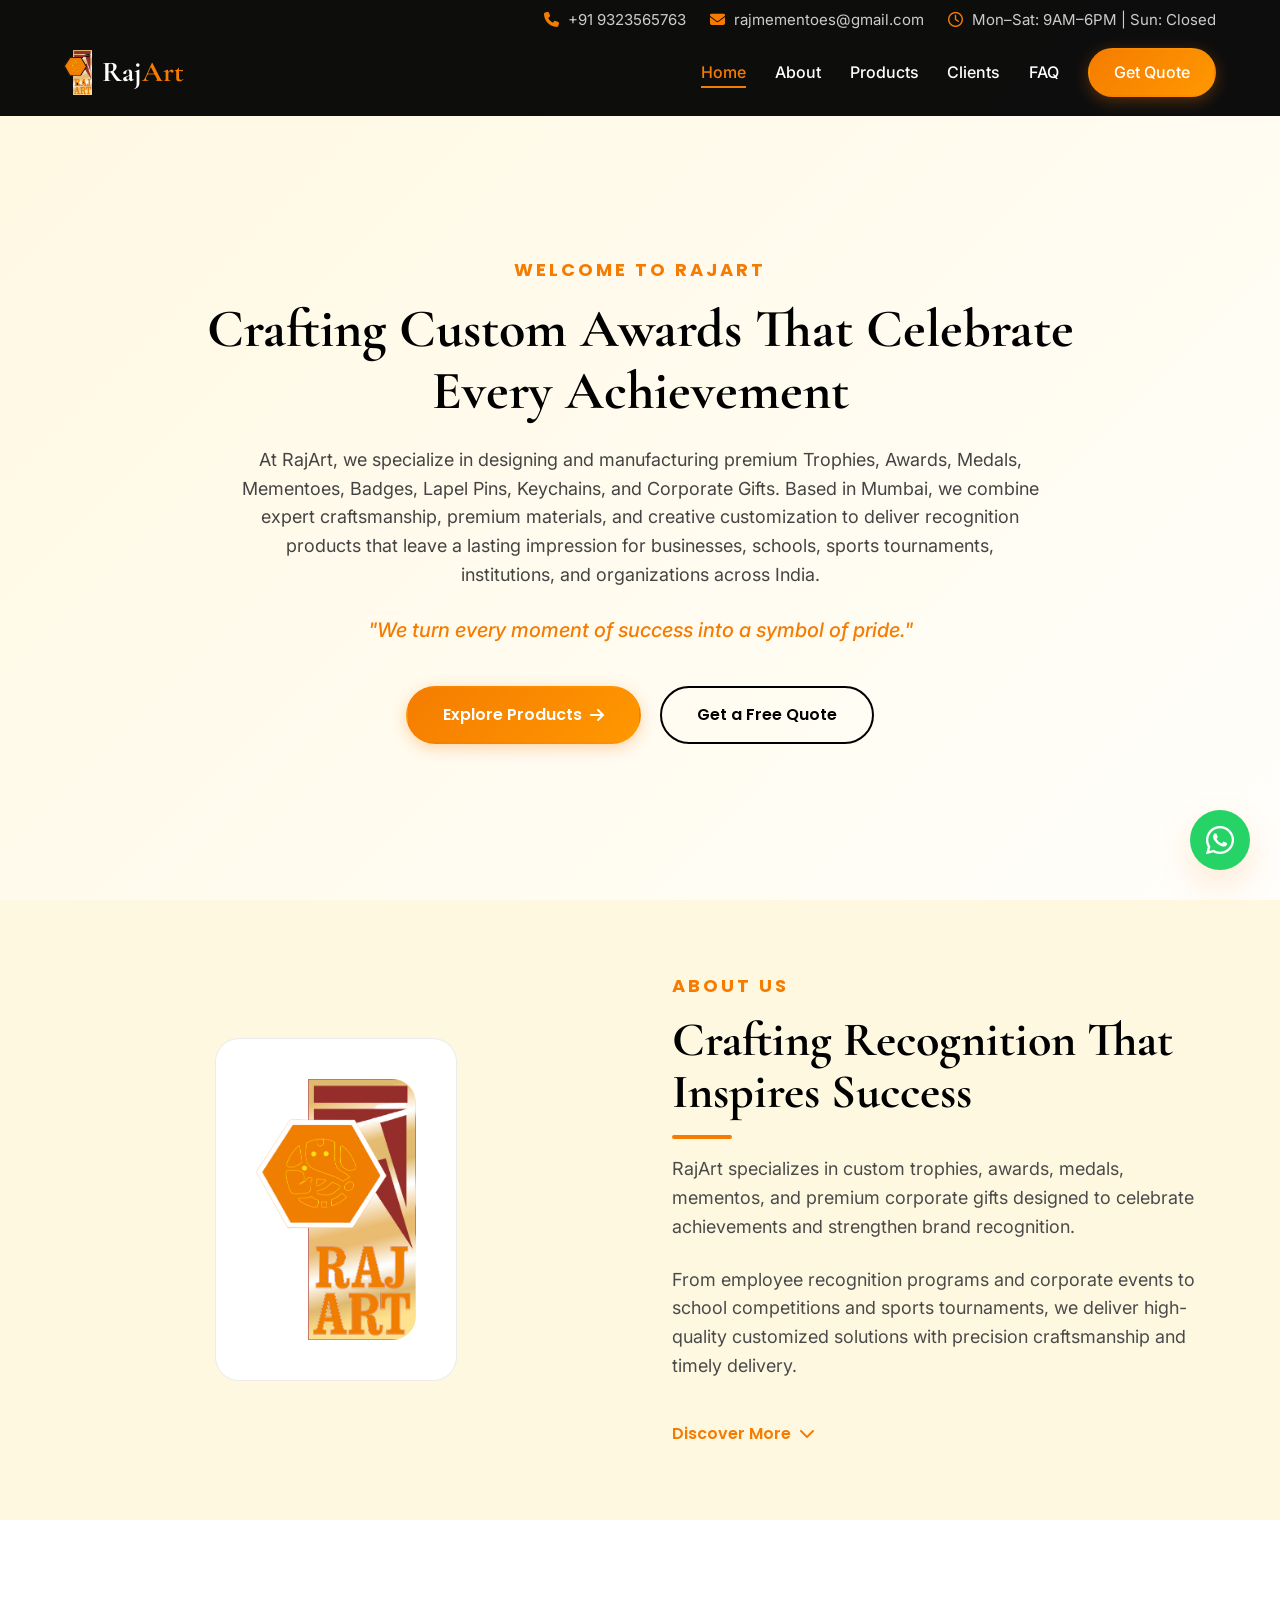
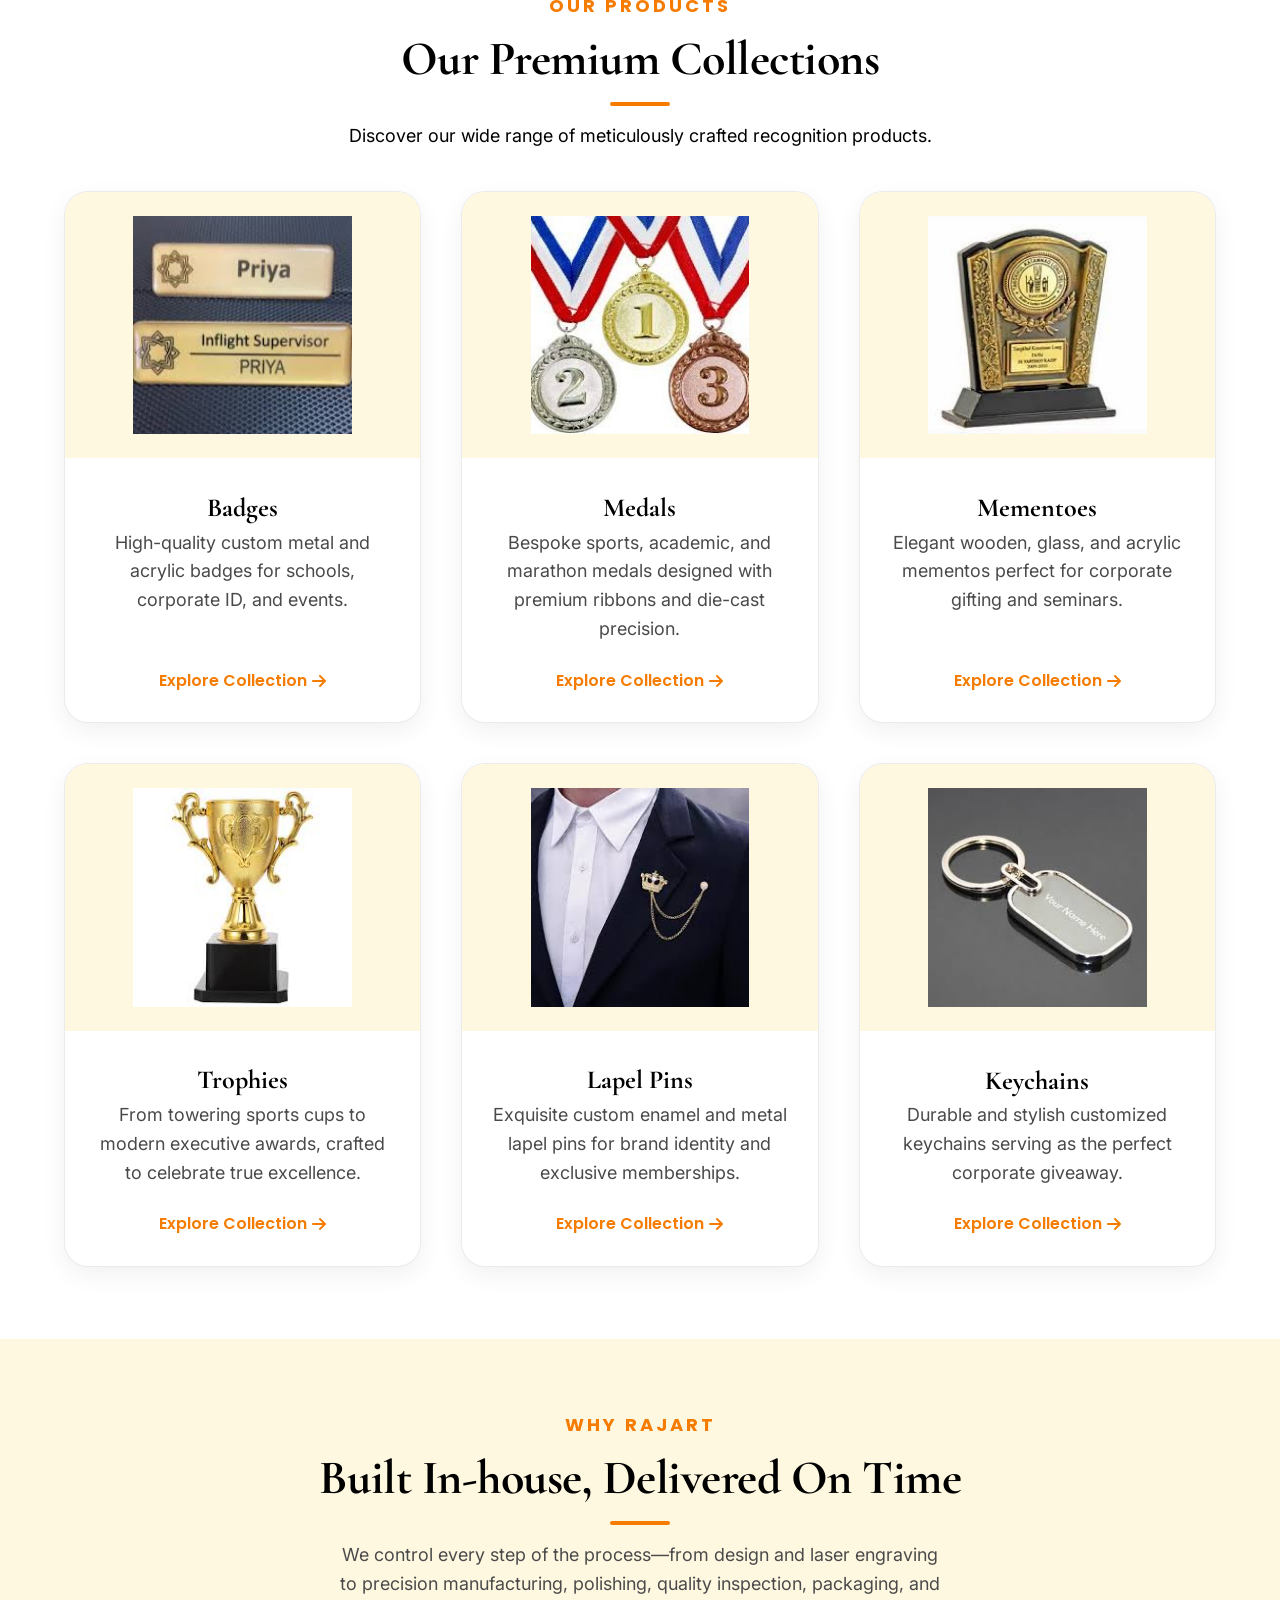
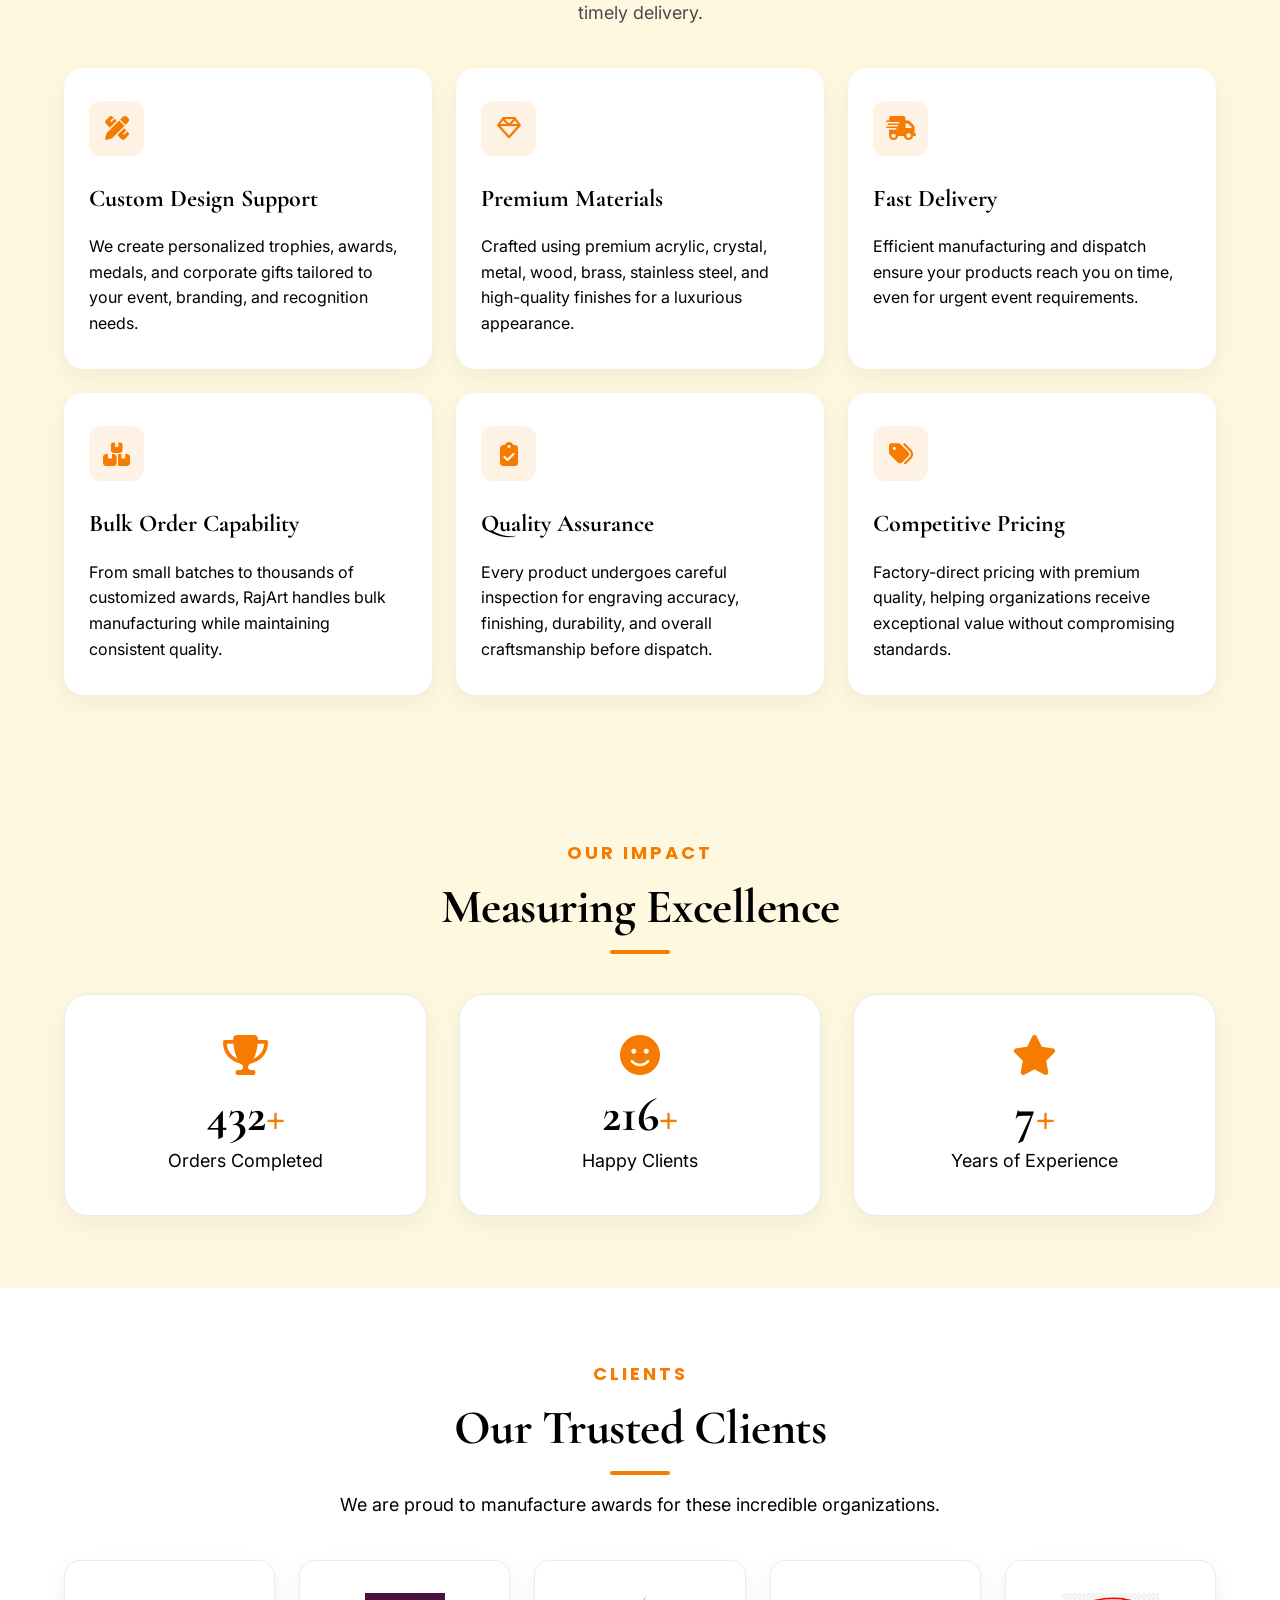
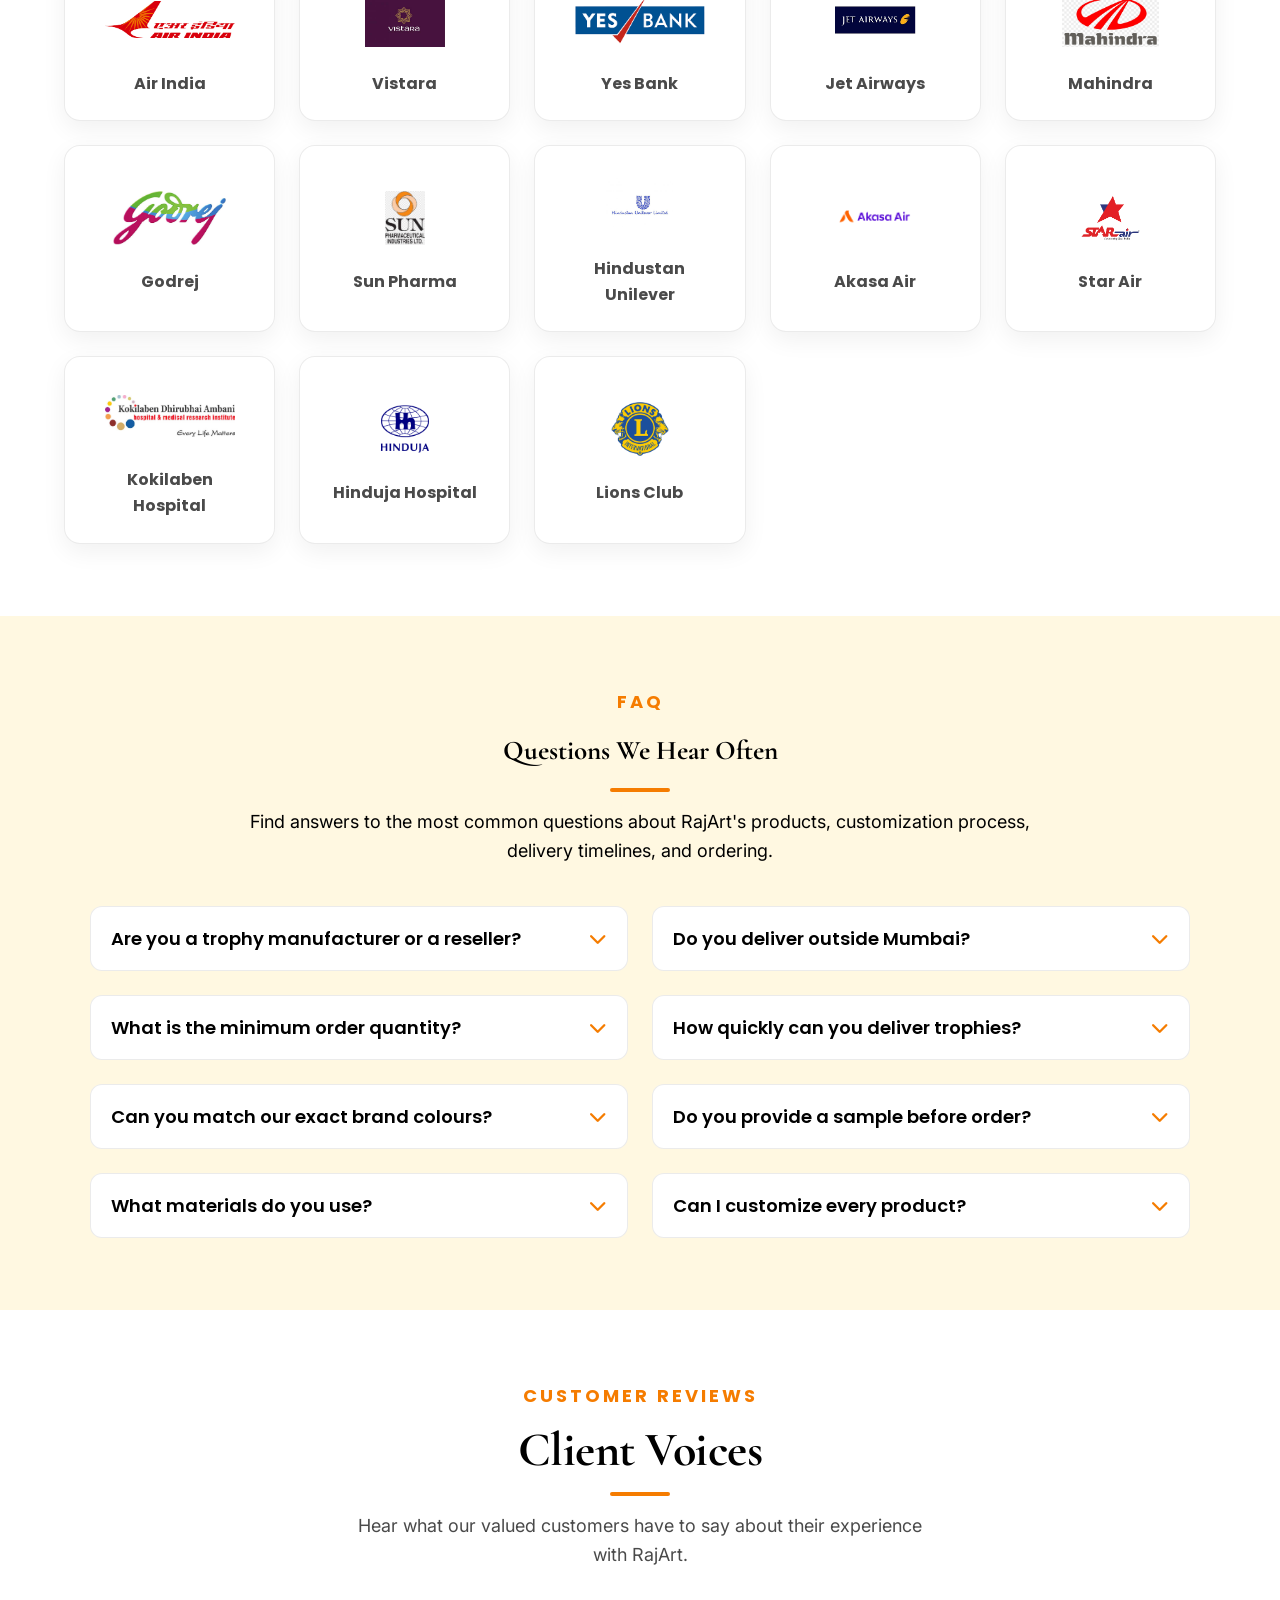
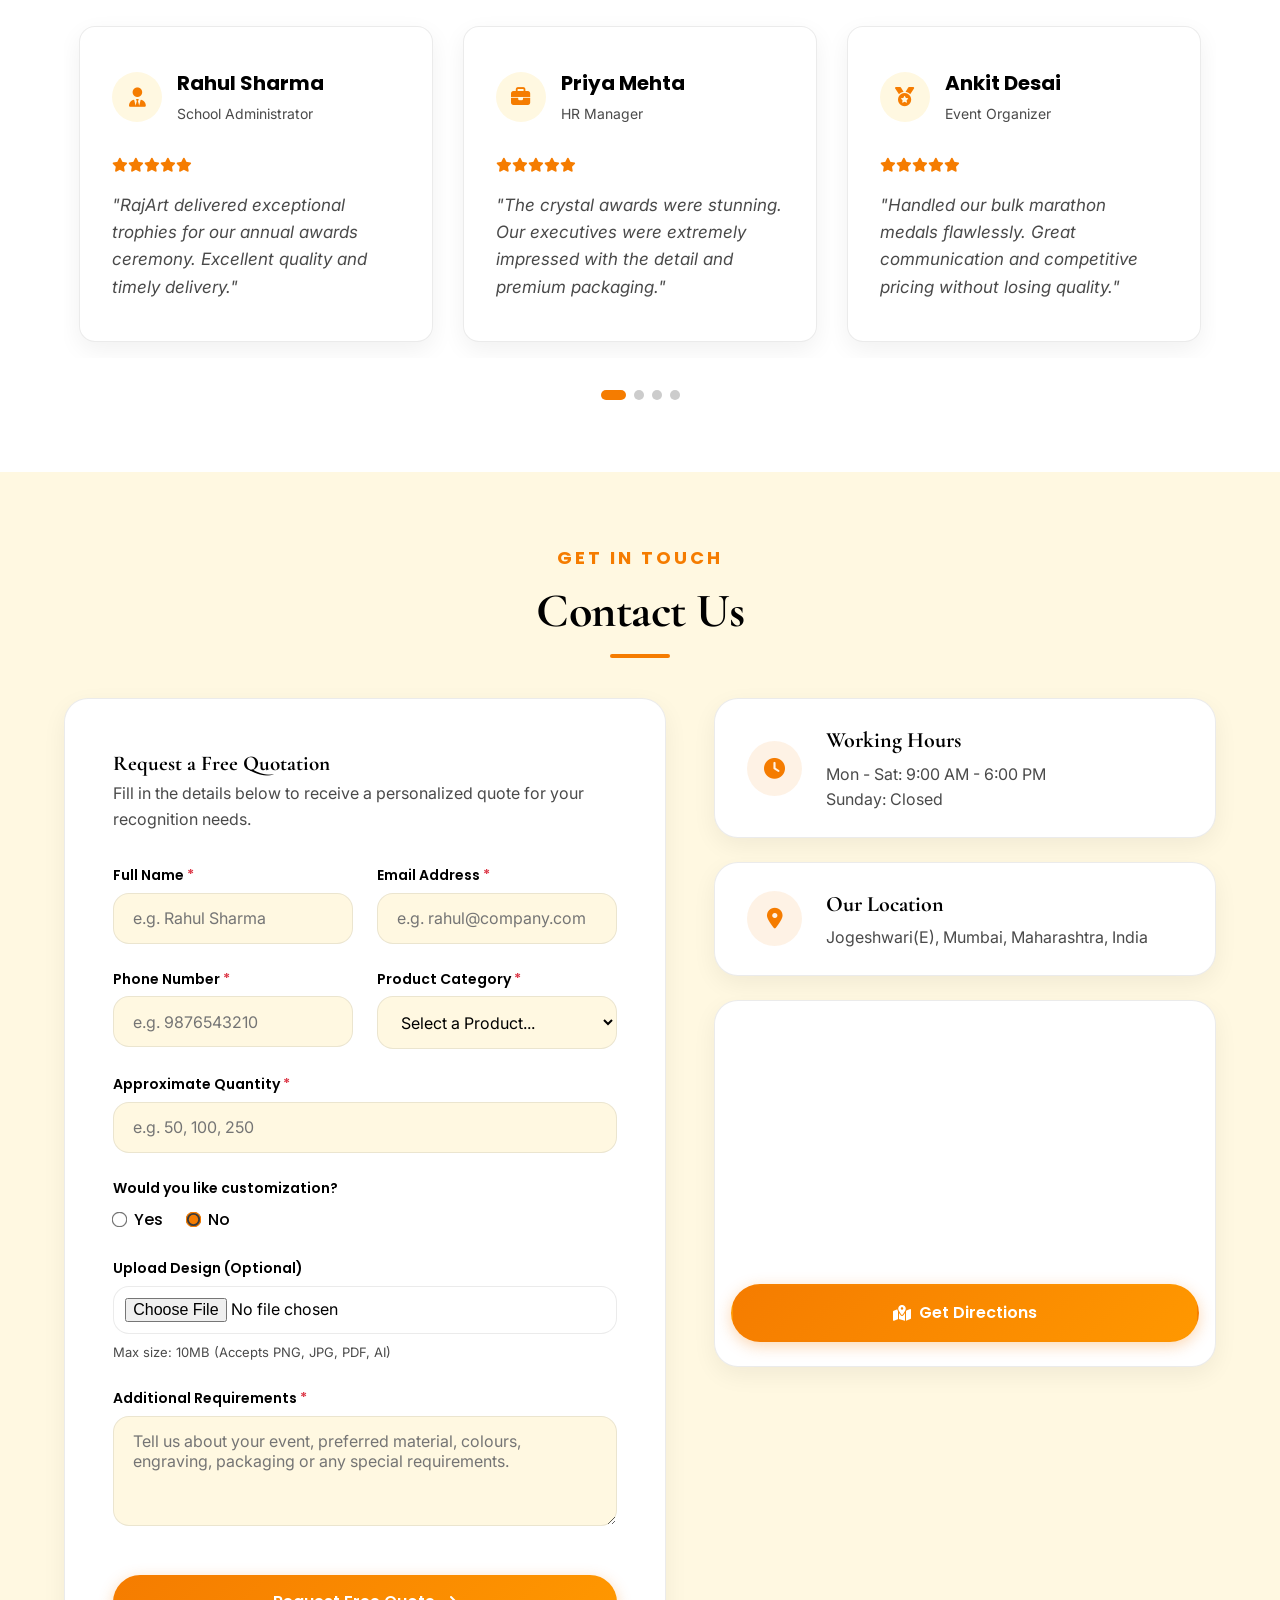
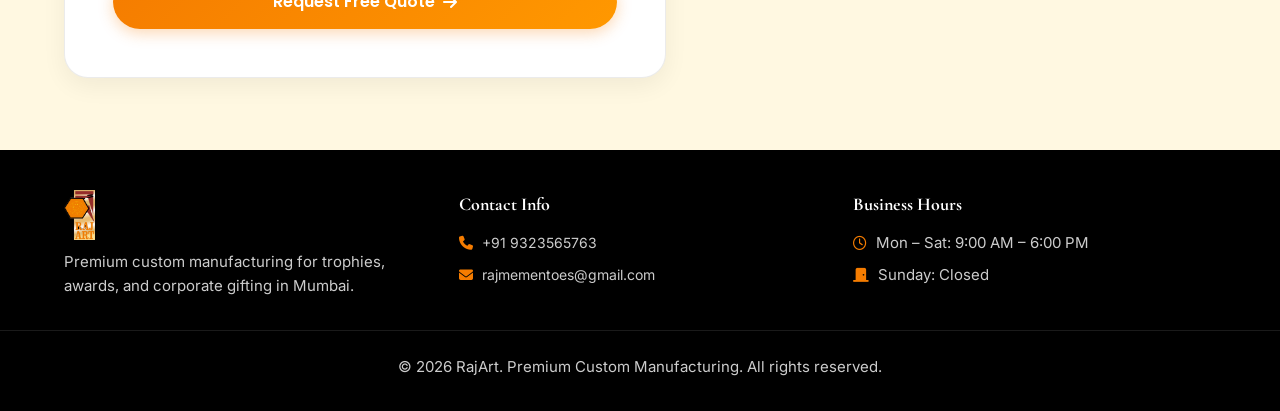
<file: index.html>
<!DOCTYPE html>
<html lang="en">
<head>
    <meta charset="UTF-8">
    <meta name="viewport" content="width=device-width, initial-scale=1.0">
    <title>RajArt | Premium Custom Trophies & Awards</title>
    <meta name="description" content="RajArt specializes in custom trophies, badges, medals, and premium corporate gifts in Mumbai. Request a free quote today.">
    
    <!-- Premium Google Fonts: Cormorant Garamond (Headings), Inter (Body), Poppins (Buttons/Labels) -->
    <link rel="preconnect" href="https://fonts.googleapis.com">
    <link rel="preconnect" href="https://fonts.gstatic.com" crossorigin>
    <link href="https://fonts.googleapis.com/css2?family=Cormorant+Garamond:ital,wght@0,500;0,600;0,700;1,600&family=Inter:wght@300;400;500;600&family=Poppins:wght@500;600;700&display=swap" rel="stylesheet">
    <link rel="stylesheet" href="https://cdnjs.cloudflare.com/ajax/libs/font-awesome/6.4.0/css/all.min.css">
    
    <!-- AOS Animation & Desktop CSS -->
    <link href="https://unpkg.com/aos@2.3.1/dist/aos.css" rel="stylesheet">
    <link rel="stylesheet" href="style.css">
    
    <!-- DEDICATED MOBILE CSS -->
    <link rel="stylesheet" href="phone.css" media="screen and (max-width:768px)">
</head>
<body>

    <!-- UNIFIED HEADER -->
    <header class="header-container" id="main-header">
        <div class="top-bar">
            <div class="container top-bar-container">
                <div class="top-bar-right">
                    <a href="tel:9323565763" aria-label="Call RajArt at +91 9323565763"><i class="fa-solid fa-phone"></i> +91 9323565763</a>
                    <a href="mailto:rajmementoes@gmail.com" aria-label="Email RajArt"><i class="fa-solid fa-envelope"></i> rajmementoes@gmail.com</a>
                    <span class="working-hours"><i class="fa-regular fa-clock"></i> Mon–Sat: 9AM–6PM | Sun: Closed</span>
                </div>
            </div>
        </div>

        <nav class="navbar" id="navbar" aria-label="Main Navigation">
            <div class="container nav-container">
                <a href="#home" class="brand-logo" aria-label="RajArt Home">
                    <img src="rajartlogo.png" alt="RajArt Logo" class="nav-logo-img">
                    <span>Raj<span class="text-accent">Art</span></span>
                </a>
                
                <ul class="nav-links">
                    <li><a href="#home" class="nav-item">Home</a></li>
                    <li><a href="#about" class="nav-item">About</a></li>
                    <li><a href="#categories" class="nav-item">Products</a></li>
                    <li><a href="#clients" class="nav-item">Clients</a></li>
                    <li><a href="#faq" class="nav-item">FAQ</a></li>
                    <li><a href="#contact" class="btn-nav-cta">Get Quote</a></li>
                </ul>
                
                <button class="mobile-menu-toggle" aria-label="Toggle navigation menu" aria-expanded="false">
                    <i class="fa-solid fa-bars" aria-hidden="true"></i>
                </button>
            </div>
        </nav>
    </header>

    <!-- Refined Hero Section -->
    <main>
        <section id="home" class="hero">
            <div class="hero-bg"></div>
            <div class="hero-overlay-light"></div>

            <div class="container hero-content" data-aos="fade-up" data-aos-duration="1000">
                <span class="small-heading">WELCOME TO RAJART</span>
                <h1>Crafting Custom Awards That Celebrate Every Achievement</h1>
                <p class="hero-description">At RajArt, we specialize in designing and manufacturing premium Trophies, Awards, Medals, Mementoes, Badges, Lapel Pins, Keychains, and Corporate Gifts. Based in Mumbai, we combine expert craftsmanship, premium materials, and creative customization to deliver recognition products that leave a lasting impression for businesses, schools, sports tournaments, institutions, and organizations across India.</p>
                <p class="hero-tagline">"We turn every moment of success into a symbol of pride."</p>
                <div class="hero-buttons">
                    <a href="#categories" class="btn-primary" data-aos="fade-up" data-aos-delay="200">Explore Products <i class="fa-solid fa-arrow-right"></i></a>
                    <a href="#contact" class="btn-secondary-dark" data-aos="fade-up" data-aos-delay="400">Get a Free Quote</a>
                </div>
            </div>
        </section>

        <!-- About Section -->
        <section id="about" class="about section-padding bg-ivory">
            <div class="container">
                <div class="about-grid">
                    <div class="about-image" data-aos="fade-right">
                        <div class="about-logo-wrapper shadow-lg">
                            <img src="rajartlogo.png" alt="RajArt Manufacturing Facility Logo" loading="lazy">
                        </div>
                    </div>
                    <div class="about-text" data-aos="fade-left">
                        <span class="small-heading">ABOUT US</span>
                        <h2>Crafting Recognition That Inspires Success</h2>
                        <div class="accent-line-left"></div>
                        <p>RajArt specializes in custom trophies, awards, medals, mementos, and premium corporate gifts designed to celebrate achievements and strengthen brand recognition.</p>
                        <p>From employee recognition programs and corporate events to school competitions and sports tournaments, we deliver high-quality customized solutions with precision craftsmanship and timely delivery.</p>
                        
                        <button id="toggleJourneyBtn" class="btn-text mt-3" aria-expanded="false" aria-controls="journeyContent">Discover More <i class="fa-solid fa-chevron-down"></i></button>
                    </div>
                </div>

                <div id="journeyContent" class="journey-wrapper">
                    <div class="journey-inner pt-4">
                        <div class="section-title mt-4">
                            <span class="small-heading">OUR HISTORY</span>
                            <h3>Our Journey</h3>
                            <p>A legacy built on trust, quality craftsmanship, and relentless dedication to our clients.</p>
                        </div>
                        
                        <div class="timeline">
                            <div class="timeline-item">
                                <div class="timeline-dot"></div>
                                <div class="timeline-content card">
                                    <h4>The Foundation</h4>
                                    <p>Founded with a passion for recognizing true talent, RajArt began as a small workshop dedicated to crafting basic custom trophies.</p>
                                </div>
                            </div>
                            <div class="timeline-item">
                                <div class="timeline-dot"></div>
                                <div class="timeline-content card">
                                    <h4>Growing Customer Base</h4>
                                    <p>Word of our precision spread, establishing strong relationships with local schools, colleges, and sports academies.</p>
                                </div>
                            </div>
                            <div class="timeline-item">
                                <div class="timeline-dot"></div>
                                <div class="timeline-content card">
                                    <h4>Corporate Expansion</h4>
                                    <p>We expanded our catalog to include premium corporate gifts, acrylic mementos, and executive crystal awards.</p>
                                </div>
                            </div>
                        </div>
                    </div>
                </div>
            </div>
        </section>

        <!-- Products Section -->
        <section id="categories" class="categories section-padding bg-white">
            <div class="container">
                <div class="section-title" data-aos="fade-up">
                    <span class="small-heading">OUR PRODUCTS</span>
                    <h2>Our Premium Collections</h2>
                    <div class="accent-line"></div>
                    <p>Discover our wide range of meticulously crafted recognition products.</p>
                </div>
                
                <div class="grid-3 product-grid">
                    <div class="card product-card" data-aos="fade-up" data-aos-delay="100">
                        <div class="card-img-wrapper"><img src="badges.jpg" alt="Custom Metal Badges" loading="lazy"></div>
                        <div class="card-body">
                            <h3>Badges</h3>
                            <p>High-quality custom metal and acrylic badges for schools, corporate ID, and events.</p>
                            <a href="#contact" class="card-link" aria-label="Get a quote for Badges">Explore Collection <i class="fa-solid fa-arrow-right"></i></a>
                        </div>
                    </div>
                    <div class="card product-card" data-aos="fade-up" data-aos-delay="200">
                        <div class="card-img-wrapper"><img src="medals.jpg" alt="Sports Achievement Medals" loading="lazy"></div>
                        <div class="card-body">
                            <h3>Medals</h3>
                            <p>Bespoke sports, academic, and marathon medals designed with premium ribbons and die-cast precision.</p>
                            <a href="#contact" class="card-link" aria-label="Get a quote for Medals">Explore Collection <i class="fa-solid fa-arrow-right"></i></a>
                        </div>
                    </div>
                    <div class="card product-card" data-aos="fade-up" data-aos-delay="300">
                        <div class="card-img-wrapper"><img src="mementoes.jpg" alt="Acrylic & Wooden Mementoes" loading="lazy"></div>
                        <div class="card-body">
                            <h3>Mementoes</h3>
                            <p>Elegant wooden, glass, and acrylic mementos perfect for corporate gifting and seminars.</p>
                            <a href="#contact" class="card-link" aria-label="Get a quote for Mementoes">Explore Collection <i class="fa-solid fa-arrow-right"></i></a>
                        </div>
                    </div>
                    <div class="card product-card" data-aos="fade-up" data-aos-delay="400">
                        <div class="card-img-wrapper"><img src="trophy.jpg" alt="Premium Gold Trophies" loading="lazy"></div>
                        <div class="card-body">
                            <h3>Trophies</h3>
                            <p>From towering sports cups to modern executive awards, crafted to celebrate true excellence.</p>
                            <a href="#contact" class="card-link" aria-label="Get a quote for Trophies">Explore Collection <i class="fa-solid fa-arrow-right"></i></a>
                        </div>
                    </div>
                    <div class="card product-card" data-aos="fade-up" data-aos-delay="500">
                        <div class="card-img-wrapper"><img src="lapelpins.jpg" alt="Corporate Lapel Pins" loading="lazy"></div>
                        <div class="card-body">
                            <h3>Lapel Pins</h3>
                            <p>Exquisite custom enamel and metal lapel pins for brand identity and exclusive memberships.</p>
                            <a href="#contact" class="card-link" aria-label="Get a quote for Lapel Pins">Explore Collection <i class="fa-solid fa-arrow-right"></i></a>
                        </div>
                    </div>
                    <div class="card product-card" data-aos="fade-up" data-aos-delay="600">
                        <div class="card-img-wrapper"><img src="keychain.jpg" alt="Custom Metal Keychains" loading="lazy"></div>
                        <div class="card-body">
                            <h3>Keychains</h3>
                            <p>Durable and stylish customized keychains serving as the perfect corporate giveaway.</p>
                            <a href="#contact" class="card-link" aria-label="Get a quote for Keychains">Explore Collection <i class="fa-solid fa-arrow-right"></i></a>
                        </div>
                    </div>
                </div>
            </div>
        </section>

        <!-- Why RajArt Section -->
        <section id="why-rajart" class="why-rajart section-padding bg-ivory">
            <div class="container">
                <div class="section-title text-center" data-aos="fade-up">
                    <span class="small-heading">WHY RAJART</span>
                    <h2>Built In-house, Delivered On Time</h2>
                    <div class="accent-line"></div>
                    <p class="section-subtitle">We control every step of the process—from design and laser engraving to precision manufacturing, polishing, quality inspection, packaging, and timely delivery.</p>
                </div>
                
                <div class="features-grid mt-4">
                    <div class="card feature-card" data-aos="fade-up" data-aos-delay="100">
                        <div class="feature-icon"><i class="fa-solid fa-pen-ruler"></i></div>
                        <h3>Custom Design Support</h3>
                        <p>We create personalized trophies, awards, medals, and corporate gifts tailored to your event, branding, and recognition needs.</p>
                    </div>
                    <div class="card feature-card" data-aos="fade-up" data-aos-delay="200">
                        <div class="feature-icon"><i class="fa-regular fa-gem"></i></div>
                        <h3>Premium Materials</h3>
                        <p>Crafted using premium acrylic, crystal, metal, wood, brass, stainless steel, and high-quality finishes for a luxurious appearance.</p>
                    </div>
                    <div class="card feature-card" data-aos="fade-up" data-aos-delay="300">
                        <div class="feature-icon"><i class="fa-solid fa-truck-fast"></i></div>
                        <h3>Fast Delivery</h3>
                        <p>Efficient manufacturing and dispatch ensure your products reach you on time, even for urgent event requirements.</p>
                    </div>
                    <div class="card feature-card" data-aos="fade-up" data-aos-delay="400">
                        <div class="feature-icon"><i class="fa-solid fa-boxes-stacked"></i></div>
                        <h3>Bulk Order Capability</h3>
                        <p>From small batches to thousands of customized awards, RajArt handles bulk manufacturing while maintaining consistent quality.</p>
                    </div>
                    <div class="card feature-card" data-aos="fade-up" data-aos-delay="500">
                        <div class="feature-icon"><i class="fa-solid fa-clipboard-check"></i></div>
                        <h3>Quality Assurance</h3>
                        <p>Every product undergoes careful inspection for engraving accuracy, finishing, durability, and overall craftsmanship before dispatch.</p>
                    </div>
                    <div class="card feature-card" data-aos="fade-up" data-aos-delay="600">
                        <div class="feature-icon"><i class="fa-solid fa-tags"></i></div>
                        <h3>Competitive Pricing</h3>
                        <p>Factory-direct pricing with premium quality, helping organizations receive exceptional value without compromising standards.</p>
                    </div>
                </div>
            </div>
        </section>

        <!-- Statistics Section -->
        <section id="stats" class="stats pattern-bg section-padding">
            <div class="container">
                <div class="section-title text-center" data-aos="fade-up">
                    <span class="small-heading">OUR IMPACT</span>
                    <h2>Measuring Excellence</h2>
                    <div class="accent-line"></div>
                </div>
                <div class="stats-grid mt-4">
                    <div class="card stat-card shadow-soft" data-aos="fade-up" data-aos-delay="100">
                        <div class="stat-icon"><i class="fa-solid fa-trophy"></i></div>
                        <h3 class="counter-wrap"><span class="counter" data-target="1000">0</span><span class="plus">+</span></h3>
                        <p>Orders Completed</p>
                    </div>
                    <div class="card stat-card shadow-soft" data-aos="fade-up" data-aos-delay="200">
                        <div class="stat-icon"><i class="fa-solid fa-face-smile"></i></div>
                        <h3 class="counter-wrap"><span class="counter" data-target="500">0</span><span class="plus">+</span></h3>
                        <p>Happy Clients</p>
                    </div>
                    <div class="card stat-card shadow-soft" data-aos="fade-up" data-aos-delay="300">
                        <div class="stat-icon"><i class="fa-solid fa-star"></i></div>
                        <h3 class="counter-wrap"><span class="counter" data-target="15">0</span><span class="plus">+</span></h3>
                        <p>Years of Experience</p>
                    </div>
                </div>
            </div>
        </section>

        <!-- Clients Section -->
        <section id="clients" class="clients section-padding bg-white">
            <div class="container">
                <div class="section-title" data-aos="fade-up">
                    <span class="small-heading">CLIENTS</span>
                    <h2>Our Trusted Clients</h2>
                    <div class="accent-line"></div>
                    <p>We are proud to manufacture awards for these incredible organizations.</p>
                </div>
                
                <div class="modern-client-grid">
                    <div class="client-brand-card" data-aos="fade-up" data-aos-delay="50">
                        <div class="client-logo-wrap"><img src="air india logo.png" alt="Air India Logo" loading="lazy"></div>
                        <h5>Air India</h5>
                    </div>
                    <div class="client-brand-card" data-aos="fade-up" data-aos-delay="100">
                        <div class="client-logo-wrap"><img src="vistara logo.jpg" alt="Vistara Logo" loading="lazy"></div>
                        <h5>Vistara</h5>
                    </div>
                    <div class="client-brand-card" data-aos="fade-up" data-aos-delay="150">
                        <div class="client-logo-wrap"><img src="yes bank logo.png" alt="Yes Bank Logo" loading="lazy"></div>
                        <h5>Yes Bank</h5>
                    </div>
                    <div class="client-brand-card" data-aos="fade-up" data-aos-delay="200">
                        <div class="client-logo-wrap"><img src="jet airway logo.png" alt="Jet Airways Logo" loading="lazy"></div>
                        <h5>Jet Airways</h5>
                    </div>
                    <div class="client-brand-card" data-aos="fade-up" data-aos-delay="250">
                        <div class="client-logo-wrap"><img src="mahindra logo.png" alt="Mahindra Logo" loading="lazy"></div>
                        <h5>Mahindra</h5>
                    </div>
                    <div class="client-brand-card" data-aos="fade-up" data-aos-delay="300">
                        <div class="client-logo-wrap"><img src="goodrej logo.jpg" alt="Godrej Logo" loading="lazy"></div>
                        <h5>Godrej</h5>
                    </div>
                    <div class="client-brand-card" data-aos="fade-up" data-aos-delay="350">
                        <div class="client-logo-wrap"><img src="sun pharma logo.jpg" alt="Sun Pharma Logo" loading="lazy"></div>
                        <h5>Sun Pharma</h5>
                    </div>
                    <div class="client-brand-card" data-aos="fade-up" data-aos-delay="400">
                        <div class="client-logo-wrap"><img src="hindustan unilever logo.jpg" alt="Hindustan Unilever Logo" loading="lazy"></div>
                        <h5>Hindustan Unilever</h5>
                    </div>
                    <div class="client-brand-card" data-aos="fade-up" data-aos-delay="450">
                        <div class="client-logo-wrap"><img src="akasa logo.png" alt="Akasa Air Logo" loading="lazy"></div>
                        <h5>Akasa Air</h5>
                    </div>
                    <div class="client-brand-card" data-aos="fade-up" data-aos-delay="500">
                        <div class="client-logo-wrap"><img src="star air logo.png" alt="Star Air Logo" loading="lazy"></div>
                        <h5>Star Air</h5>
                    </div>
                    <div class="client-brand-card" data-aos="fade-up" data-aos-delay="550">
                        <div class="client-logo-wrap"><img src="kokilaben hospital logo.jpg" alt="Kokilaben Hospital Logo" loading="lazy"></div>
                        <h5>Kokilaben Hospital</h5>
                    </div>
                    <div class="client-brand-card" data-aos="fade-up" data-aos-delay="600">
                        <div class="client-logo-wrap"><img src="hinduja hospital logo.png" alt="Hinduja Hospital Logo" loading="lazy"></div>
                        <h5>Hinduja Hospital</h5>
                    </div>
                    <div class="client-brand-card" data-aos="fade-up" data-aos-delay="650">
                        <div class="client-logo-wrap"><img src="lions club logo.png" alt="Lions Club Logo" loading="lazy"></div>
                        <h5>Lions Club</h5>
                    </div>
                </div>
            </div>
        </section>

        <!-- FAQ Section -->
        <section id="faq" class="faq-section section-padding bg-ivory">
            <div class="container">
                <div class="faq-header text-center" data-aos="fade-up">
                    <span class="small-heading">FAQ</span>
                    <h2 class="faq-main-heading">Questions We Hear Often</h2>
                    <div class="accent-line"></div>
                    <p class="faq-subtitle">Find answers to the most common questions about RajArt's products, customization process, delivery timelines, and ordering.</p>
                </div>
                
                <div class="faq-accordion mt-4" data-aos="fade-up" data-aos-delay="100">
                    <div class="faq-item">
                        <button class="faq-question" aria-expanded="false">Are you a trophy manufacturer or a reseller? <i class="fa-solid fa-chevron-down"></i></button>
                        <div class="faq-answer">
                            <p>RajArt is a direct manufacturer specializing in trophies, medals, badges, mementoes, lapel pins, keychains, plaques, and corporate awards. Every product is designed and manufactured with strict quality control at our facility.</p>
                        </div>
                    </div>
                    <div class="faq-item">
                        <button class="faq-question" aria-expanded="false">Do you deliver outside Mumbai? <i class="fa-solid fa-chevron-down"></i></button>
                        <div class="faq-answer">
                            <p>Yes. We provide reliable delivery services across India. Whether your event is in Mumbai, Delhi, Bengaluru, Hyderabad, Chennai, or any other city, we ensure safe packaging and timely delivery.</p>
                        </div>
                    </div>
                    <div class="faq-item">
                        <button class="faq-question" aria-expanded="false">What is the minimum order quantity? <i class="fa-solid fa-chevron-down"></i></button>
                        <div class="faq-answer">
                            <p>There is no strict minimum order quantity. We accept both individual custom orders and large bulk orders depending on your requirements.</p>
                        </div>
                    </div>
                    <div class="faq-item">
                        <button class="faq-question" aria-expanded="false">How quickly can you deliver trophies? <i class="fa-solid fa-chevron-down"></i></button>
                        <div class="faq-answer">
                            <p>Delivery depends on the quantity and level of customization. Most standard orders are completed within a few business days, while urgent orders can often be accommodated after confirmation.</p>
                        </div>
                    </div>
                    <div class="faq-item">
                        <button class="faq-question" aria-expanded="false">Can you match our exact brand colours? <i class="fa-solid fa-chevron-down"></i></button>
                        <div class="faq-answer">
                            <p>Absolutely. We can engrave or print your company logo, event branding, school emblem, or custom artwork while matching your preferred colours and design specifications.</p>
                        </div>
                    </div>
                    <div class="faq-item">
                        <button class="faq-question" aria-expanded="false">Do you provide a sample before order? <i class="fa-solid fa-chevron-down"></i></button>
                        <div class="faq-answer">
                            <p>Yes. For large orders, we can provide a digital mock-up or a physical sample (where applicable) for approval before commencing full-scale production.</p>
                        </div>
                    </div>
                    <div class="faq-item">
                        <button class="faq-question" aria-expanded="false">What materials do you use? <i class="fa-solid fa-chevron-down"></i></button>
                        <div class="faq-answer">
                            <p>We manufacture products using premium acrylic, crystal, metal, brass, wood, MDF, stainless steel, resin, and other high-quality materials based on the design requirements.</p>
                        </div>
                    </div>
                    <div class="faq-item">
                        <button class="faq-question" aria-expanded="false">Can I customize every product? <i class="fa-solid fa-chevron-down"></i></button>
                        <div class="faq-answer">
                            <p>Yes. Almost every product can be customized with names, logos, event details, colours, shapes, engravings, and packaging to match your exact requirements.</p>
                        </div>
                    </div>
                </div>
            </div>
        </section>

        <!-- Customer Reviews Slider -->
        <section id="reviews" class="reviews-section section-padding bg-white">
            <div class="container">
                <div class="section-title text-center" data-aos="fade-up">
                    <span class="small-heading">CUSTOMER REVIEWS</span>
                    <h2>Client Voices</h2>
                    <div class="accent-line"></div>
                    <p class="section-subtitle">Hear what our valued customers have to say about their experience with RajArt.</p>
                </div>
                
                <div class="testimonial-grid-wrapper mt-4" data-aos="fade-up" data-aos-delay="100">
                    <div class="testimonial-track" id="testimonialTrack">
                        <div class="testimonial-slide">
                            <div class="card testimonial-card">
                                <div class="client-info-top">
                                    <div class="client-avatar"><i class="fa-solid fa-user-tie"></i></div>
                                    <div>
                                        <h4>Rahul Sharma</h4>
                                        <span>School Administrator</span>
                                    </div>
                                </div>
                                <div class="stars"><i class="fa-solid fa-star"></i><i class="fa-solid fa-star"></i><i class="fa-solid fa-star"></i><i class="fa-solid fa-star"></i><i class="fa-solid fa-star"></i></div>
                                <p class="review-text">"RajArt delivered exceptional trophies for our annual awards ceremony. Excellent quality and timely delivery."</p>
                            </div>
                        </div>
                        <div class="testimonial-slide">
                            <div class="card testimonial-card">
                                <div class="client-info-top">
                                    <div class="client-avatar"><i class="fa-solid fa-briefcase"></i></div>
                                    <div>
                                        <h4>Priya Mehta</h4>
                                        <span>HR Manager</span>
                                    </div>
                                </div>
                                <div class="stars"><i class="fa-solid fa-star"></i><i class="fa-solid fa-star"></i><i class="fa-solid fa-star"></i><i class="fa-solid fa-star"></i><i class="fa-solid fa-star"></i></div>
                                <p class="review-text">"The crystal awards were stunning. Our executives were extremely impressed with the detail and premium packaging."</p>
                            </div>
                        </div>
                        <div class="testimonial-slide">
                            <div class="card testimonial-card">
                                <div class="client-info-top">
                                    <div class="client-avatar"><i class="fa-solid fa-medal"></i></div>
                                    <div>
                                        <h4>Ankit Desai</h4>
                                        <span>Event Organizer</span>
                                    </div>
                                </div>
                                <div class="stars"><i class="fa-solid fa-star"></i><i class="fa-solid fa-star"></i><i class="fa-solid fa-star"></i><i class="fa-solid fa-star"></i><i class="fa-solid fa-star"></i></div>
                                <p class="review-text">"Handled our bulk marathon medals flawlessly. Great communication and competitive pricing without losing quality."</p>
                            </div>
                        </div>
                        <div class="testimonial-slide">
                            <div class="card testimonial-card">
                                <div class="client-info-top">
                                    <div class="client-avatar"><i class="fa-solid fa-building"></i></div>
                                    <div>
                                        <h4>Sneha Kapoor</h4>
                                        <span>Corporate Client</span>
                                    </div>
                                </div>
                                <div class="stars"><i class="fa-solid fa-star"></i><i class="fa-solid fa-star"></i><i class="fa-solid fa-star"></i><i class="fa-solid fa-star"></i><i class="fa-solid fa-star"></i></div>
                                <p class="review-text">"We ordered custom lapel pins for our global team. The enamel work is perfect and colors match our brand entirely."</p>
                            </div>
                        </div>
                        <div class="testimonial-slide">
                            <div class="card testimonial-card">
                                <div class="client-info-top">
                                    <div class="client-avatar"><i class="fa-solid fa-trophy"></i></div>
                                    <div>
                                        <h4>Amit Verma</h4>
                                        <span>Sports Academy</span>
                                    </div>
                                </div>
                                <div class="stars"><i class="fa-solid fa-star"></i><i class="fa-solid fa-star"></i><i class="fa-solid fa-star"></i><i class="fa-solid fa-star"></i><i class="fa-solid fa-star"></i></div>
                                <p class="review-text">"RajArt is our go-to partner for all tournament cups. They are robust, shiny, and the engraving is always sharp."</p>
                            </div>
                        </div>
                        <div class="testimonial-slide">
                            <div class="card testimonial-card">
                                <div class="client-info-top">
                                    <div class="client-avatar"><i class="fa-solid fa-handshake"></i></div>
                                    <div>
                                        <h4>Rajesh Iyer</h4>
                                        <span>NGO Director</span>
                                    </div>
                                </div>
                                <div class="stars"><i class="fa-solid fa-star"></i><i class="fa-solid fa-star"></i><i class="fa-solid fa-star"></i><i class="fa-solid fa-star"></i><i class="fa-solid fa-star"></i></div>
                                <p class="review-text">"Their wooden plaques brought tears of joy to our volunteers. Thank you RajArt for turning moments into memories."</p>
                            </div>
                        </div>
                    </div>
                </div>
                <div class="slider-dots" id="sliderDots" aria-label="Testimonial Navigation"></div>
            </div>
        </section>

        <!-- Upgraded Professional Contact Form Section -->
        <section id="contact" class="contact section-padding bg-ivory">
            <div class="container">
                <div class="section-title" data-aos="fade-up">
                    <span class="small-heading">GET IN TOUCH</span>
                    <h2>Contact Us</h2>
                    <div class="accent-line"></div>
                </div>
                
                <div class="contact-wrapper mt-4">
                    <div class="card contact-form-container" data-aos="fade-up" data-aos-delay="100">
                        <h3>Request a Free Quotation</h3>
                        <p class="form-subtitle">Fill in the details below to receive a personalized quote for your recognition needs.</p>
                        
                        <form id="contactForm" novalidate>
                            <div class="form-row">
                                <div class="input-group">
                                    <label for="name">Full Name <span class="required">*</span></label>
                                    <input type="text" id="name" placeholder="e.g. Rahul Sharma" required>
                                    <span class="error-msg"><i class="fa-solid fa-circle-exclamation"></i> Please enter your name</span>
                                </div>
                                <div class="input-group">
                                    <label for="email">Email Address <span class="required">*</span></label>
                                    <input type="email" id="email" placeholder="e.g. rahul@company.com" required>
                                    <span class="error-msg"><i class="fa-solid fa-circle-exclamation"></i> Please enter a valid email</span>
                                </div>
                            </div>

                            <div class="form-row">
                                <div class="input-group">
                                    <label for="phone">Phone Number <span class="required">*</span></label>
                                    <input type="tel" id="phone" placeholder="e.g. 9876543210" pattern="[0-9]{10}" required>
                                    <span class="error-msg"><i class="fa-solid fa-circle-exclamation"></i> Please enter a valid phone number</span>
                                </div>
                                <div class="input-group">
                                    <label for="category">Product Category <span class="required">*</span></label>
                                    <select id="category" required>
                                        <option value="" disabled selected>Select a Product...</option>
                                        <option value="Trophy">Trophy</option>
                                        <option value="Medal">Medal</option>
                                        <option value="Badge">Badge</option>
                                        <option value="Memento">Memento</option>
                                        <option value="Lapel Pin">Lapel Pin</option>
                                        <option value="Keychain">Keychain</option>
                                        <option value="Corporate Gift">Corporate Gift</option>
                                        <option value="Acrylic Award">Acrylic Award</option>
                                        <option value="Crystal Award">Crystal Award</option>
                                        <option value="Wooden Plaque">Wooden Plaque</option>
                                        <option value="Custom Product">Custom Product</option>
                                        <option value="Other">Other</option>
                                    </select>
                                    <span class="error-msg"><i class="fa-solid fa-circle-exclamation"></i> Please select a product category</span>
                                </div>
                            </div>

                            <div class="input-group">
                                <label for="quantity">Approximate Quantity <span class="required">*</span></label>
                                <input type="number" id="quantity" placeholder="e.g. 50, 100, 250" min="1" required>
                                <span class="error-msg"><i class="fa-solid fa-circle-exclamation"></i> Please enter the required quantity</span>
                            </div>

                            <div class="input-group customization-group">
                                <label>Would you like customization?</label>
                                <div class="radio-group">
                                    <label><input type="radio" name="customization" value="Yes" id="cust-yes"> Yes</label>
                                    <label><input type="radio" name="customization" value="No" id="cust-no" checked> No</label>
                                </div>
                            </div>

                            <div class="input-group" id="customization-details-group" style="display: none;">
                                <label for="cust-details">Describe your customization requirements</label>
                                <textarea id="cust-details" rows="2" placeholder="Logos, names, colors, shapes..."></textarea>
                            </div>

                            <div class="input-group file-upload-group">
                                <label for="artwork">Upload Design (Optional)</label>
                                <input type="file" id="artwork" accept=".png, .jpg, .jpeg, .pdf, .ai">
                                <small>Max size: 10MB (Accepts PNG, JPG, PDF, AI)</small>
                            </div>

                            <div class="input-group">
                                <label for="message">Additional Requirements <span class="required">*</span></label>
                                <textarea id="message" rows="4" placeholder="Tell us about your event, preferred material, colours, engraving, packaging or any special requirements." required></textarea>
                                <span class="error-msg"><i class="fa-solid fa-circle-exclamation"></i> Please provide your event or product requirements</span>
                            </div>

                            <button type="submit" class="btn-primary form-btn" id="submitBtn">
                                <span class="btn-text">Request Free Quote</span>
                                <i class="fa-solid fa-arrow-right"></i>
                            </button>
                        </form>
                    </div>

                    <div class="contact-details" data-aos="fade-up" data-aos-delay="200">
                        <div class="card info-box">
                            <div class="info-icon"><i class="fa-solid fa-clock"></i></div>
                            <div>
                                <h4>Working Hours</h4>
                                <p>Mon - Sat: 9:00 AM - 6:00 PM<br>Sunday: Closed</p>
                            </div>
                        </div>
                        
                        <div class="card info-box">
                            <div class="info-icon"><i class="fa-solid fa-location-dot"></i></div>
                            <div>
                                <h4>Our Location</h4>
                                <p>Jogeshwari(E), Mumbai, Maharashtra, India</p>
                            </div>
                        </div>

                        <div class="card map-container p-2">
                            <iframe src="https://www.google.com/maps/embed?pb=!1m18!1m12!1m3!1d560.3043822738215!2d72.8577440967289!3d19.139936577305644!2m3!1f0!2f0!3f0!3m2!1i1024!2i768!4f13.1!3m3!1m2!1s0x3be7b747233f033f%3A0xae9bf04edc5b4b7!2sRajart!5e0!3m2!1sen!2sin!4v1753170209328!5m2!1sen!2sin" width="100%" height="250" style="border:0; border-radius: 16px;" allowfullscreen="" loading="lazy" aria-label="RajArt Location Map"></iframe>
                            <div class="map-action text-center mt-2 pb-2">
                                <a href="https://maps.app.goo.gl/BqvaLd45FJnX8onh7" target="_blank" class="btn-primary w-100" aria-label="Get Directions to RajArt on Google Maps"><i class="fa-solid fa-map-location-dot"></i> Get Directions</a>
                            </div>
                        </div>
                    </div>
                </div>
            </div>
        </section>
    </main>

    <!-- Floating WhatsApp -->
    <a href="https://wa.me/919323565763" class="whatsapp-float" target="_blank" aria-label="Chat directly on WhatsApp">
        <i class="fa-brands fa-whatsapp" aria-hidden="true"></i>
    </a>

    <!-- Premium Footer -->
    <footer class="footer">
        <div class="container footer-grid">
            <div>
                <div class="footer-logo">
                    <img src="rajartlogo.png" alt="RajArt Footer Logo" class="footer-logo-img" loading="lazy">
                </div>
                <p>Premium custom manufacturing for trophies, awards, and corporate gifting in Mumbai.</p>
            </div>
            <div>
                <h4>Contact Info</h4>
                <p><i class="fa-solid fa-phone text-accent"></i> <a href="tel:9323565763">+91 9323565763</a></p>
                <p><i class="fa-solid fa-envelope text-accent"></i> <a href="mailto:rajmementoes@gmail.com">rajmementoes@gmail.com</a></p>
            </div>
            <div>
                <h4>Business Hours</h4>
                <p><i class="fa-regular fa-clock text-accent"></i> Mon – Sat: 9:00 AM – 6:00 PM</p>
                <p><i class="fa-solid fa-door-closed text-accent"></i> Sunday: Closed</p>
            </div>
        </div>
        <div class="footer-bottom">
            <p>&copy; 2026 RajArt. Premium Custom Manufacturing. All rights reserved.</p>
        </div>
    </footer>

    <!-- Scripts -->
    <script src="https://unpkg.com/aos@2.3.1/dist/aos.js"></script>
    <script src="script.js"></script>
</body>
</html>
</file>
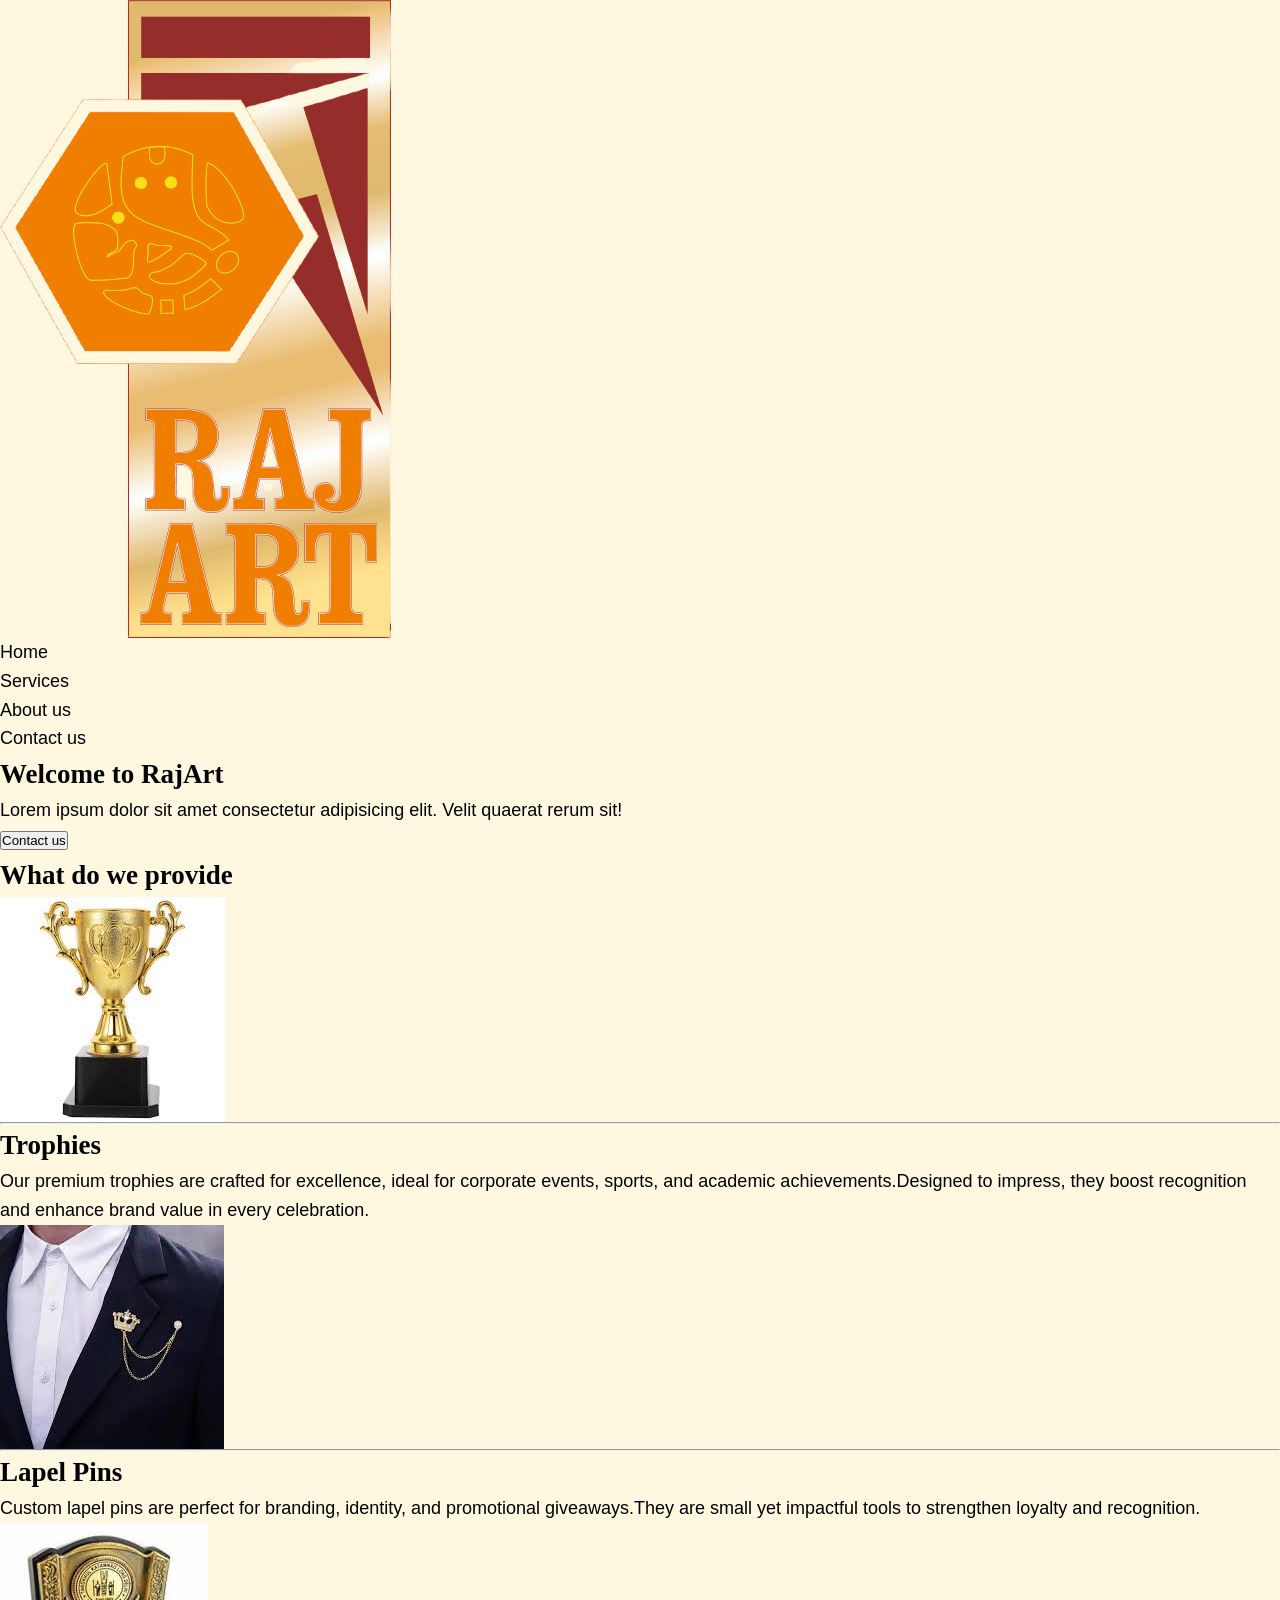
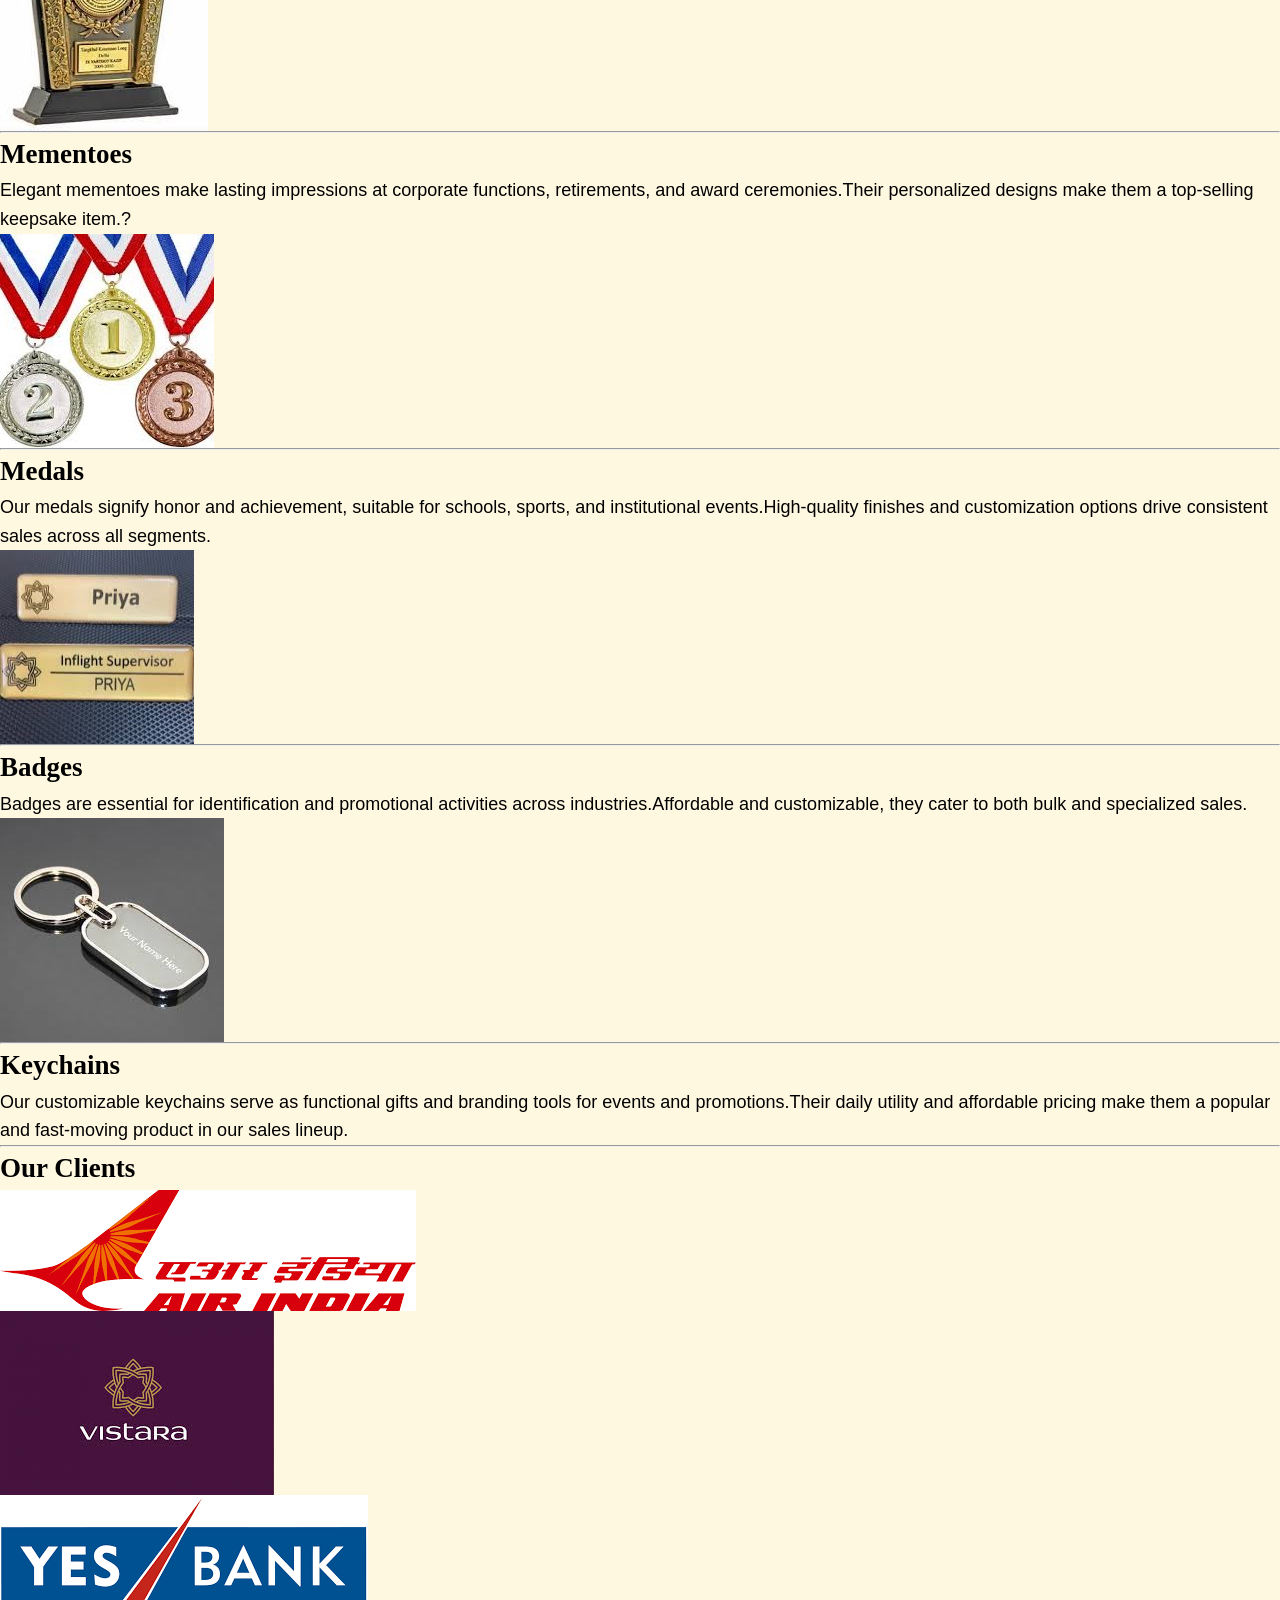
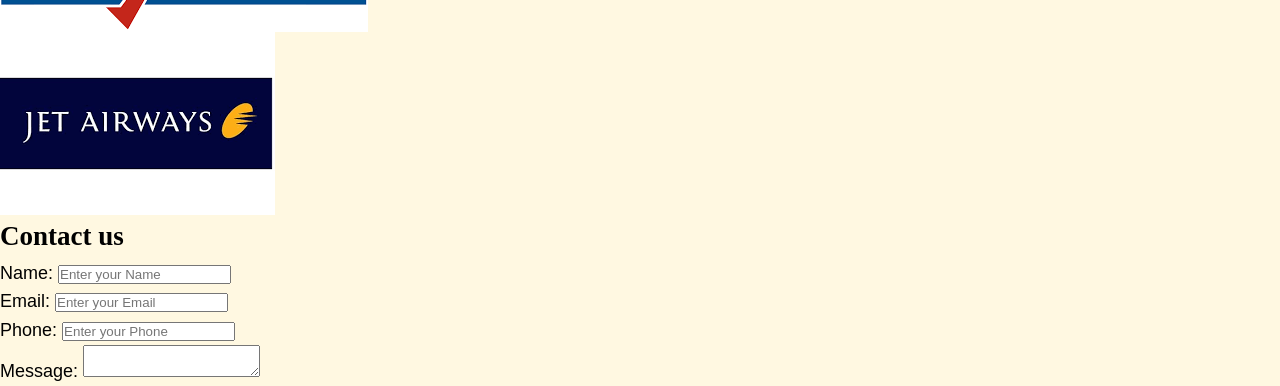
<file: mini project.html>
<!DOCTYPE html>
<html lang="en">
<head>
    <meta charset="UTF-8">
    <meta name="viewport" content="width=device-width, initial-scale=1.0">
    <title>RajArt </title>
    <link rel="stylesheet" href="style.css">
    <link rel="stylesheet" media="screen and (max-width:1170px)" href="phone.css">
    <link rel="preconnect" href="https://fonts.googleapis.com">
    <link rel="preconnect" href="https://fonts.gstatic.com" crossorigin>
    <link href="https://fonts.googleapis.com/css2?family=Caveat:wght@400..700&family=Lilita+One&family=Lobster&family=Protest+Revolution&display=swap" rel="stylesheet">
    
<body>
    <nav id="navbar">
        <div id="logo">
            <img src="rajartlogo.png" alt="">
        </div>
        <ul>
            <li class="item"><a>Home</a></li>
            <li class="item"><a>Services</a></li>
            <li class="item"><a>About us </a></li>
            <li class="item"><a>Contact us</a></li>
        </ul>
    </nav>
    <section id="home">
        <h1 class="welcome">Welcome to RajArt</h1>
        <p>Lorem ipsum dolor sit amet consectetur adipisicing elit. Velit quaerat rerum sit!</p>
        <button class="btn">Contact us</button>
    </section>

    <section class="services-container">
        <h1 class="h-prim">What do we provide</h1>
        <div class="allservices">
            <div class="servicebox" id="services1">
                    <img src="trophy.jpg" alt=""><hr>
                    <h2 class="h-sec">Trophies</h2>
                    <p>Our premium trophies are crafted for excellence, ideal for corporate events, sports, and academic achievements.Designed to impress, they boost recognition and enhance brand value in every celebration.</p>
            </div>
            <div class="servicebox" id="services2">
                    <img src="lapelpins.jpg" alt=""><hr>
                    <h2 class="h-sec">Lapel Pins</h2>
                    <p>Custom lapel pins are perfect for branding, identity, and promotional giveaways.They are small yet impactful tools to strengthen loyalty and recognition.</p>
            </div>
            <div class="servicebox" id="services3">
                    <img src="mementoes.jpg" alt=""><hr>
                    <h2 class="h-sec">Mementoes</h2>
                    <p>Elegant mementoes make lasting impressions at corporate functions, retirements, and award ceremonies.Their personalized designs make them a top-selling keepsake item.?</p>
            </div>
        </div>

        <div class="allservices1">
            <div class="servicebox" id="services1">
                    <img src="medals.jpg" alt=""><hr>
                    <h2 class="h-sec">Medals</h2>
                    <p>Our medals signify honor and achievement, suitable for schools, sports, and institutional events.High-quality finishes and customization options drive consistent sales across all segments.</p>
            </div>
            <div class="servicebox" id="services2">
                    <img src="badges.jpg" alt=""><hr>
                    <h2 class="h-sec">Badges</h2>
                    <p>Badges are essential for identification and promotional activities across industries.Affordable and customizable, they cater to both bulk and specialized sales.</p>
            </div>
            <div class="servicebox" id="services3">
                    <img src="keychain.jpg" alt=""><hr>
                    <h2 class="h-sec">Keychains</h2>
                    <p>Our customizable keychains serve as functional gifts and branding tools for events and promotions.Their daily utility and affordable pricing make them a popular and fast-moving product in our sales lineup.</p>
            </div>
        </div>
    </section>
<hr>
    <section id="client-section">
        <h1 class="h-prim">Our Clients</h1>
        <div id="client">
            <div class="client-item">
                <img src="air india logo.png" alt="">
            </div>
            <div class="client-item">
                <img src="vistara logo.jpg" alt="">
            </div>
            <div class="client-item">
                <img src="yes bank logo.png" alt="">
            </div>
            <div class="client-item">
                <img src="jet airway logo.png" alt="">
            </div>
        </div>
    </section>

    <section id="contact">
        <h1 class="h-prim">Contact us</h1>
        <div id="contactbox">
            <form action="">
                <div class="formgrp">
                    <label for="name">Name:</label>
                    <input type="text" name="name" id="name" placeholder="Enter your Name">
                </div>
                <div class="formgrp">
                    <label for="email">Email:</label>
                    <input type="email" name="email" id="name" placeholder="Enter your Email">
                </div>
                <div class="formgrp">
                    <label for="phone">Phone:</label>
                    <input type="number" name="phone" id="phone" placeholder="Enter your Phone">
                </div>
                <div class="formgrp">
                    <label for="message">Message:</label>
                    <textarea name="message" id="message"></textarea>
                </div>
            </form>
        </div>
    </section>
</body>

</html>
</file>
<file: style.css>
/* --- PREMIUM CSS VARIABLES --- */
:root {
    --bg-ivory: #FFF8E1;
    --bg-white: #FFFFFF;
    --nav-bg: #000000;
    --text-main: #000000;
    --text-muted: #4A4A4A;
    --text-light: #FFFFFF;
    --accent-orange: #F57C00;
    --accent-light: #FF9800;
    --border-light: rgba(0, 0, 0, 0.08);
    
    --shadow-soft: 0 8px 24px rgba(0, 0, 0, 0.06);
    --shadow-hover: 0 15px 35px rgba(245, 124, 0, 0.15);
    
    --radius-md: 16px;
    --radius-lg: 24px;
    
    /* Typography Hierarchy */
    --font-heading: 'Cormorant Garamond', serif;
    --font-body: 'Inter', sans-serif;
    --font-button: 'Poppins', sans-serif;
    
    --transition: all 0.35s cubic-bezier(0.4, 0, 0.2, 1);
}

/* --- RESET & BASE --- */
* { margin: 0; padding: 0; box-sizing: border-box; }
html { scroll-behavior: smooth; overflow-x: hidden; width: 100%; }
body { 
    font-family: var(--font-body); 
    color: var(--text-main); 
    background: var(--bg-ivory); 
    overflow-x: hidden;
    width: 100%;
    font-size: 18px; 
    line-height: 1.6;
}
h1, h2, h3, h4, h5, h6 { font-family: var(--font-heading); color: var(--text-main); font-weight: 700; }
a { text-decoration: none; color: inherit; transition: var(--transition); }
ul { list-style: none; }
img { max-width: 100%; display: block; border-radius: inherit; }

/* Accessibility Focus States */
a:focus-visible, button:focus-visible, input:focus-visible, textarea:focus-visible, select:focus-visible {
    outline: 3px solid var(--accent-orange);
    outline-offset: 2px;
}

.container { width: 90%; max-width: 1200px; margin: 0 auto; }
.section-padding { padding: 4.5rem 0; }
.bg-ivory { background-color: var(--bg-ivory); }
.bg-white { background-color: var(--bg-white); }
.text-accent { color: var(--accent-orange); }
.text-center { text-align: center; }
.mt-2 { margin-top: 0.5rem; } .mt-3 { margin-top: 1rem; } .mt-4 { margin-top: 2rem; }
.pt-4 { padding-top: 2rem; } .pb-2 { padding-bottom: 0.5rem; } .p-2 { padding: 1rem; }
.w-100 { width: 100%; }

/* --- TYPOGRAPHY --- */
.section-title { text-align: center; margin-bottom: 2.5rem; }
.section-title h2 { font-size: 48px; letter-spacing: -0.5px; line-height: 1.1; margin-bottom: 0.5rem; }
.accent-line { width: 60px; height: 4px; background: var(--accent-orange); margin: 1rem auto; border-radius: 20px; }
.accent-line-left { width: 60px; height: 4px; background: var(--accent-orange); margin: 1rem 0; border-radius: 20px; }
.section-subtitle { color: var(--text-muted); font-size: 18px; max-width: 600px; margin: 0 auto; }

/* SMALL ORANGE SECTION LABELS */
.small-heading, .hero-label, .faq-label { 
    display: block; 
    font-size: 18px; 
    font-family: var(--font-button); 
    letter-spacing: 3px; 
    text-transform: uppercase; 
    color: var(--accent-orange); 
    font-weight: 700; 
    margin-bottom: 0.8rem; 
}

/* --- UNIFIED HEADER --- */
.header-container { position: fixed; top: 0; width: 100%; z-index: 1000; background: rgba(0, 0, 0, 0.95); transition: var(--transition); }
.header-container.scrolled { background: rgba(0, 0, 0, 0.98); backdrop-filter: blur(10px); -webkit-backdrop-filter: blur(10px); box-shadow: 0 4px 20px rgba(0,0,0,0.5); }

.top-bar { padding: 8px 0; font-size: 15px; color: #cccccc; }
.top-bar-container { display: flex; justify-content: flex-end; }
.top-bar-right { display: flex; gap: 1.5rem; align-items: center; }
.top-bar a:hover { color: var(--accent-orange); }
.top-bar i { color: var(--accent-orange); margin-right: 5px; }

.navbar { position: relative; padding: 0.5rem 0 1.2rem 0; background: transparent; }
.nav-container { display: flex; justify-content: space-between; align-items: center; }

.brand-logo { display: flex; align-items: center; gap: 10px; font-size: 1.8rem; font-family: var(--font-heading); font-weight: 800; color: var(--text-light); }
.nav-logo-img { height: 45px; width: auto; object-fit: contain; }

.nav-links { display: flex; gap: 1.8rem; align-items: center; }
.nav-links > li > a { font-family: var(--font-body); font-weight: 500; font-size: 16px; color: var(--text-light); position: relative; }
.nav-links > li > a.nav-item::after { content: ''; position: absolute; width: 0; height: 2px; bottom: -6px; left: 0; background: var(--accent-orange); transition: width 0.3s ease; }
.nav-links > li > a:hover::after, .nav-links > li > a.active::after { width: 100%; }
.nav-links > li > a:hover, .nav-links > li > a.active { color: var(--accent-orange); }
.mobile-menu-toggle { display: none; font-size: 1.5rem; cursor: pointer; color: var(--text-light); background: transparent; border: none; }

/* --- BUTTONS --- */
.btn-primary, .btn-secondary-dark, .btn-nav-cta {
    display: inline-flex; align-items: center; justify-content: center; gap: 8px;
    padding: 0.9rem 2.2rem; font-weight: 600; font-family: var(--font-button); border-radius: 50px;
    font-size: 16px;
    transition: var(--transition); cursor: pointer; border: 2px solid transparent;
}
.btn-primary, .btn-nav-cta { background: linear-gradient(135deg, var(--accent-orange), var(--accent-light)); color: var(--text-light); box-shadow: 0 4px 15px rgba(245, 124, 0, 0.3); }
.btn-primary:hover, .btn-nav-cta:hover { transform: translateY(-3px) scale(1.02); box-shadow: 0 8px 25px rgba(245, 124, 0, 0.5); color: var(--text-light); }
.btn-secondary-dark { background: transparent; color: var(--text-main); border-color: var(--text-main); }
.btn-secondary-dark:hover { background: var(--text-main); color: var(--text-light); }
.btn-nav-cta { padding: 0.6rem 1.5rem; font-size: 15px; }

.btn-text { background: none; border: none; font-size: 16px; color: var(--accent-orange); font-weight: 600; font-family: var(--font-button); display: inline-flex; gap: 8px; align-items: center; cursor: pointer; transition: var(--transition); }
.btn-text i { transition: transform 0.4s ease; }
.btn-text[aria-expanded="true"] i { transform: rotate(180deg); }
.btn-primary .btn-text { color: #FFFFFF; } /* Fixes the submit button text color inside orange gradient buttons */

/* --- HERO SECTION --- */
.hero { height: 100vh; display: flex; align-items: center; justify-content: center; text-align: center; position: relative; overflow: hidden; }
.hero-bg { position: absolute; inset: 0; z-index: 1; background: url('https://images.unsplash.com/photo-1574169208507-84376144848b?ixlib=rb-4.0.3&auto=format&fit=crop&w=1920&q=80') center/cover no-repeat; animation: kenBurns 20s infinite alternate linear; }
.hero-overlay-light { position: absolute; inset: 0; z-index: 2; background: linear-gradient(135deg, rgba(255, 248, 225, 0.95) 0%, rgba(255, 255, 255, 0.85) 100%); }
@keyframes kenBurns { 0% { transform: scale(1); } 100% { transform: scale(1.15); } }

.hero-content { position: relative; z-index: 4; max-width: 900px; margin-top: 100px; } 
.hero h1 { font-size: 54px; line-height: 1.15; margin-bottom: 1.5rem; color: var(--text-main); font-weight: 800; }
.hero-description { font-size: 18px; color: #444444; max-width: 800px; margin: 0 auto 1.5rem; font-weight: 400; }
.hero-tagline { font-size: 20px; font-style: italic; color: var(--accent-orange); margin-bottom: 2.5rem; font-weight: 500; }
.hero-buttons { display: flex; gap: 1.2rem; justify-content: center; }

/* --- CARDS & UI ELEMENTS --- */
.card { background: var(--bg-white); border-radius: var(--radius-lg); border: 1px solid var(--border-light); box-shadow: var(--shadow-soft); transition: var(--transition); overflow: hidden; }
.card:hover { transform: translateY(-8px); box-shadow: var(--shadow-hover); border-color: rgba(245, 124, 0, 0.3); }

/* --- ABOUT SECTION --- */
.about-grid { display: grid; grid-template-columns: 1fr 1fr; gap: 4rem; align-items: center; }
.about-text h2 { font-size: 48px; line-height: 1.1; margin-bottom: 0.5rem; }
.about-text p { margin-bottom: 1.5rem; color: var(--text-muted); }

.about-image { display: flex; justify-content: center; align-items: center; }
.about-logo-wrapper {
    background: var(--bg-white);
    padding: 2.5rem;
    border-radius: var(--radius-lg);
    border: 1px solid var(--border-light);
    display: inline-flex;
    align-items: center;
    justify-content: center;
    max-width: max-content;
}
.about-logo-wrapper img { width: 160px; height: auto; object-fit: contain; display: block; }

.journey-wrapper { overflow: hidden; max-height: 0; opacity: 0; transition: max-height 0.7s cubic-bezier(0.4, 0, 0.2, 1), opacity 0.5s ease-in-out; }
.journey-wrapper.expanded { max-height: 1500px; opacity: 1; }
.timeline { position: relative; max-width: 800px; margin: 0 auto; padding: 2rem 0; }
.timeline::before { content: ''; position: absolute; left: 50%; top: 0; bottom: 0; width: 2px; background: rgba(245, 124, 0, 0.3); transform: translateX(-50%); }
.timeline-item { position: relative; margin-bottom: 3rem; width: 50%; padding-right: 40px; }
.timeline-item:nth-child(even) { left: 50%; padding-left: 40px; padding-right: 0; }
.timeline-dot { position: absolute; right: -10px; top: 20px; width: 20px; height: 20px; background: var(--accent-orange); border: 4px solid var(--bg-white); border-radius: 50%; box-shadow: 0 0 0 4px rgba(245, 124, 0, 0.2); z-index: 2; }
.timeline-item:nth-child(even) .timeline-dot { left: -10px; }
.timeline-content { padding: 1.5rem 2rem; }
.timeline-content h4 { color: var(--accent-orange); margin-bottom: 0.5rem; font-size: 22px;}

/* --- PRODUCTS GRID --- */
.product-grid { display: grid; grid-template-columns: repeat(auto-fit, minmax(320px, 1fr)); gap: 2.5rem; }
.product-card { display: flex; flex-direction: column; height: 100%; }
.card-img-wrapper { overflow: hidden; aspect-ratio: 4/3; width: 100%; background-color: var(--bg-ivory); padding: 1.5rem; display: flex; align-items: center; justify-content: center; }
.card-img-wrapper img { width: 100%; height: 100%; object-fit: contain; transition: transform 0.6s ease; }
.product-card:hover .card-img-wrapper img { transform: scale(1.08); }
.product-card .card-body { padding: 1.8rem; text-align: center; display: flex; flex-direction: column; flex-grow: 1; }
.product-card .card-body h3 { font-size: 26px; }
.product-card .card-body p { color: var(--text-muted); margin-bottom: 1.5rem; flex-grow: 1; }
.card-link { color: var(--accent-orange); font-weight: 600; font-family: var(--font-button); display: inline-flex; justify-content: center; align-items: center; gap: 5px; margin-top: auto; font-size: 16px; }
.product-card:hover .card-link i { transform: translateX(5px); }

/* --- WHY RAJART GRID --- */
.features-grid { display: grid; grid-template-columns: repeat(3, 1fr); gap: 1.5rem; }
.feature-card { background: var(--bg-white); border-radius: 20px; padding: 2rem 1.5rem; border: 1px solid transparent; box-shadow: var(--shadow-soft); transition: all 0.3s ease; display: flex; flex-direction: column; height: 100%; }
.feature-card p { flex-grow: 1; font-size: 16px;}
.feature-icon { width: 55px; height: 55px; background: rgba(245, 124, 0, 0.1); color: var(--accent-orange); border-radius: 12px; display: flex; align-items: center; justify-content: center; font-size: 1.5rem; margin-bottom: 1.5rem; transition: transform 0.3s ease; }
.feature-card h3 { font-size: 24px; margin-bottom: 1rem; color: var(--text-main); }
.feature-card:hover { transform: translateY(-10px) scale(1.03); border-color: var(--accent-orange); box-shadow: var(--shadow-hover); }
.feature-card:hover .feature-icon { transform: rotate(10deg); }

/* --- STATS SECTION --- */
.stats-grid { display: grid; grid-template-columns: repeat(3, 1fr); gap: 2rem; }
.stats-grid .stat-card { padding: 2.5rem 1.5rem; text-align: center; }
.stat-icon i { font-size: 2.5rem; margin-bottom: 1rem; color: var(--accent-orange); transition: var(--transition); }
.stat-card:hover .stat-icon i { transform: scale(1.15) rotate(5deg); }
.counter-wrap { font-size: 48px; font-family: var(--font-heading); line-height: 1; margin-bottom: 0.5rem; }
.counter-wrap .plus { color: var(--accent-orange); }

/* --- CLIENTS SECTION --- */
.modern-client-grid { display: grid; grid-template-columns: repeat(auto-fit, minmax(200px, 1fr)); gap: 1.5rem; }
.client-brand-card { background: var(--bg-white); border-radius: var(--radius-md); padding: 1.5rem; text-align: center; border: 1px solid var(--border-light); box-shadow: var(--shadow-soft); transition: var(--transition); display: flex; flex-direction: column; align-items: center; justify-content: center; gap: 1rem; }
.client-brand-card:hover { transform: translateY(-5px); box-shadow: var(--shadow-hover); border-color: var(--accent-orange); }
.client-logo-wrap { height: 70px; width: 100%; display: flex; align-items: center; justify-content: center; padding: 0.5rem; }
.client-logo-wrap img { max-height: 100%; max-width: 130px; object-fit: contain; transition: var(--transition); }
.client-brand-card:hover .client-logo-wrap img { transform: scale(1.1); }
.client-brand-card h5 { font-size: 16px; font-family: var(--font-button); color: var(--text-muted); margin: 0; }

/* --- FAQ SECTION --- */
.faq-header { text-align: center; max-width: 800px; margin: 0 auto 2.5rem auto; }
.faq-accordion { max-width: 1100px; margin: 0 auto; display: grid; grid-template-columns: 1fr 1fr; gap: 1.5rem; align-items: start; }
.faq-item { border: 1px solid var(--border-light); border-radius: 12px; transition: var(--transition); background: var(--bg-white); }
.faq-question { width: 100%; text-align: left; background: none; border: none; padding: 18px 20px; display: flex; justify-content: space-between; align-items: center; cursor: pointer; font-family: var(--font-button); font-weight: 600; font-size: 18px; color: var(--text-main); transition: var(--transition); border-radius: 12px; }
.faq-question i { color: var(--accent-orange); transition: transform 0.4s ease; font-size: 1.1rem; }
.faq-answer { max-height: 0; overflow: hidden; transition: max-height 0.4s ease; padding: 0 20px; }
.faq-answer p { color: #666666; font-size: 16px; line-height: 1.6; padding-bottom: 18px; margin: 0; }
.faq-question:hover { background: rgba(245, 124, 0, 0.05); }
.faq-item.active .faq-question { color: var(--accent-orange); }
.faq-item.active .faq-question i { transform: rotate(180deg); }

/* --- REVIEWS SECTION --- */
.testimonial-grid-wrapper { overflow: hidden; position: relative; padding: 1rem 0; }
.testimonial-track { display: flex; transition: transform 0.5s ease-in-out; }
.testimonial-slide { flex: 0 0 33.333%; padding: 0 15px; box-sizing: border-box; }
.testimonial-card { padding: 2.5rem 2rem; display: flex; flex-direction: column; gap: 1rem; height: 100%; border-radius: 16px; background: var(--bg-white); border: 1px solid var(--border-light); transition: var(--transition); box-shadow: var(--shadow-soft); }
.testimonial-card:hover { transform: translateY(-8px); box-shadow: var(--shadow-hover); border-color: var(--accent-orange); }
.client-info-top { display: flex; align-items: center; gap: 15px; margin-bottom: 10px; }
.client-avatar { width: 50px; height: 50px; border-radius: 50%; background: var(--bg-ivory); display: flex; justify-content: center; align-items: center; color: var(--accent-orange); font-size: 1.2rem; }
.client-info-top h4 { margin: 0; font-size: 20px; font-family: var(--font-button); }
.client-info-top span { font-size: 14px; color: var(--text-muted); }
.stars { color: var(--accent-orange); font-size: 14px; }
.review-text { font-size: 17px; font-style: italic; color: var(--text-muted); line-height: 1.6; }
.slider-dots { display: flex; justify-content: center; gap: 8px; margin-top: 2rem; }
.dot { width: 10px; height: 10px; border-radius: 50%; background: #ccc; cursor: pointer; transition: var(--transition); padding: 0; border: none; }
.dot.active { background: var(--accent-orange); width: 25px; border-radius: 5px; }

/* --- CONTACT SECTION & MAPS --- */
.contact-wrapper { display: grid; grid-template-columns: 1.2fr 1fr; gap: 3rem; }
.contact-form-container { padding: 3rem; }
.form-subtitle { color: var(--text-muted); font-size: 16px; margin-bottom: 2rem; }

.form-row { display: grid; grid-template-columns: 1fr 1fr; gap: 1.5rem; }
.input-group { margin-bottom: 1.5rem; }
.input-group label { display: block; font-size: 14px; font-weight: 600; font-family: var(--font-button); margin-bottom: 0.4rem; color: var(--text-main); }
.input-group .required { color: #dc3545; }
.input-group input, .input-group textarea, .input-group select { 
    width: 100%; padding: 0.9rem 1.2rem; border: 1px solid var(--border-light); 
    border-radius: var(--radius-md); font-family: inherit; font-size: 16px; 
    background: var(--bg-ivory); transition: var(--transition); 
}
.input-group input:focus, .input-group textarea:focus, .input-group select:focus { 
    outline: none; border-color: var(--accent-orange); box-shadow: 0 0 0 4px rgba(245, 124, 0, 0.1); background: var(--bg-white); 
}

/* Radio Group Customization */
.radio-group { display: flex; gap: 1.5rem; align-items: center; margin-top: 0.5rem; }
.radio-group label { display: flex; align-items: center; gap: 0.5rem; font-weight: 500; cursor: pointer; margin-bottom: 0; font-size: 16px;}
.radio-group input[type="radio"] { width: auto; accent-color: var(--accent-orange); transform: scale(1.2); }

/* File Upload */
.file-upload-group input[type="file"] { padding: 0.7rem; background: var(--bg-white); }
.file-upload-group small { display: block; color: var(--text-muted); font-size: 13px; margin-top: 8px; }

/* Validation States */
.is-invalid { border-color: #dc3545 !important; background-color: #fff8f8 !important; }
.is-valid { border-color: #28a745 !important; }
.error-msg { color: #dc3545; font-size: 13px; display: none; margin-top: 6px; font-weight: 500; }
.is-invalid ~ .error-msg { display: block; }
.success-state { background: #28a745 !important; box-shadow: 0 4px 15px rgba(40, 167, 69, 0.3) !important; border: transparent !important;}

.form-btn { width: 100%; border: none; font-size: 16px; margin-top: 1rem; }
.info-box { padding: 1.5rem 2rem; display: flex; align-items: center; gap: 1.5rem; margin-bottom: 1.5rem; }
.info-icon { width: 55px; height: 55px; border-radius: 50%; background: rgba(245, 124, 0, 0.1); display: flex; align-items: center; justify-content: center; font-size: 1.3rem; color: var(--accent-orange); flex-shrink: 0; }
.info-box h4 { margin-bottom: 0.2rem; font-size: 22px; }
.info-box p { color: var(--text-muted); font-size: 16px; }
.whatsapp-float { position: fixed; bottom: 30px; right: 30px; background: #25D366; color: white; width: 60px; height: 60px; border-radius: 50%; display: flex; justify-content: center; align-items: center; font-size: 32px; box-shadow: var(--shadow-hover); z-index: 100; transition: var(--transition); }
.whatsapp-float:hover { transform: scale(1.15) translateY(-5px); }

/* --- COMPACT FOOTER --- */
.footer { background: var(--nav-bg); color: #ccc; padding: 2.5rem 0 1.5rem; }
.footer-grid { display: grid; grid-template-columns: repeat(auto-fit, minmax(250px, 1fr)); gap: 2rem; margin-bottom: 1.5rem; }
.footer-logo { font-size: 1.5rem; font-family: var(--font-heading); font-weight: 700; margin-bottom: 0.5rem; color: var(--text-light); }
.footer-logo-img { height: 50px; width: auto; max-width: 100%; margin-bottom: 10px; object-fit: contain; }
.footer h4 { color: var(--text-light); margin-bottom: 0.8rem; font-size: 18px; }
.footer p { margin-bottom: 0.5rem; font-size: 15px; }
.footer a { font-size: 14px; transition: var(--transition); }
.footer i { font-size: 14px; margin-right: 5px; color: var(--accent-orange); }
.footer a:hover { color: var(--accent-orange); }
.footer-bottom { text-align: center; border-top: 1px solid rgba(255,255,255,0.1); padding-top: 1.5rem; font-size: 14px; }

/* --- TABLET OVERRIDES --- */
@media (max-width: 992px) and (min-width: 769px) {
    .stats-grid { grid-template-columns: repeat(2, 1fr); }
    .hero h1 { font-size: 44px; } 
    .about-grid, .contact-wrapper { grid-template-columns: 1fr; gap: 2rem; }
    .modern-client-grid { grid-template-columns: repeat(3, 1fr); } 
    .features-grid { grid-template-columns: repeat(2, 1fr); }
    .testimonial-slide { flex: 0 0 50%; }
}
</file>
<file: phone.css>
/* --- PHONE SPECIFIC OVERRIDES (max-width: 768px) --- */

/* 1. Header & Hamburger Navigation */
.top-bar { font-size: 14px; padding: 6px 0; }
.top-bar-container { padding: 0 10px; justify-content: center; }
.top-bar-right { display: flex; flex-direction: row; justify-content: center; align-items: center; gap: 15px; white-space: nowrap; }
.top-bar-right a { font-size: 14px; }
.working-hours { display: none; }

/* Slide-in Mobile Drawer */
.nav-links {
    position: fixed;
    top: 0;
    right: -100%;
    width: 80%;
    height: 100vh;
    background: rgba(0, 0, 0, 0.98);
    backdrop-filter: blur(10px);
    -webkit-backdrop-filter: blur(10px);
    flex-direction: column;
    justify-content: center;
    align-items: center;
    transition: right 0.4s cubic-bezier(0.4, 0, 0.2, 1);
    z-index: 999;
    box-shadow: -10px 0 30px rgba(0,0,0,0.5);
    margin: 0;
    padding: 0;
}
.nav-links.nav-active { right: 0; }

.mobile-menu-toggle {
    display: block;
    z-index: 1001;
    position: relative;
    background: transparent;
    border: none;
    cursor: pointer;
    font-size: 1.5rem;
    color: var(--text-light);
}

/* 2. Hero Section Mobile Overlap Fixes */
.hero {
    height: auto;
    min-height: 100vh;
    padding: 130px 0 60px 0; 
    display: flex;
    flex-direction: column;
    justify-content: center;
}
.hero-content { 
    margin-top: 0; 
    padding: 0 15px; 
}
.hero h1 { 
    font-size: 34px; 
    line-height: 1.25; 
}
.hero-description { font-size: 16px; }
.hero-buttons { 
    flex-direction: column; 
    width: 100%; 
    gap: 15px; 
}
.btn-primary, .btn-secondary-dark, .btn-nav-cta { 
    width: 100%; 
    justify-content: center; 
}

/* 3. Global Typography Reductions for Mobile */
.section-title h2 { font-size: 36px; }

/* 4. Global Grids -> 1 Column Stacked */
.grid-3, 
.features-grid, 
.stats-grid, 
.faq-accordion, 
.contact-wrapper { 
    grid-template-columns: 1fr; 
    gap: 2rem;
}

/* 5. Mobile About Image Fix */
.about-grid { grid-template-columns: 1fr; gap: 2rem; }
.about-image { 
    order: -1; 
    margin-bottom: 1rem; 
    width: 100%; 
    display: flex; 
    justify-content: center; 
}
.about-logo-wrapper { 
    max-width: 90%; 
    padding: 2rem; 
}
.about-logo-wrapper img { 
    width: 100%; 
    height: auto; 
}

/* 6. Form Mobile Fix */
.form-row {
    grid-template-columns: 1fr;
    gap: 0;
}

/* 7. Timeline (About Section) */
.timeline::before { left: 20px; }
.timeline-item { width: 100%; padding-left: 50px; padding-right: 0; margin-bottom: 2rem; }
.timeline-item:nth-child(even) { left: 0; }
.timeline-dot, .timeline-item:nth-child(even) .timeline-dot { left: 10px; top: 25px; }

/* 8. Clients */
.modern-client-grid {
    grid-template-columns: repeat(2, 1fr); 
}

/* 9. Reviews Section Mobile (1 card) */
.testimonial-slide { flex: 0 0 100%; }

/* 10. FAQ Overrides */
.faq-main-heading { font-size: 34px; }
.faq-question { font-size: 18px; padding: 15px; }
.faq-answer p { font-size: 14px; padding-bottom: 15px; }

/* 11. Footer Alignment */
.footer { padding: 2rem 0 1rem; }
.footer-grid {
    text-align: center;
    gap: 1.5rem;
}
.footer p, .footer a { font-size: 14px; }
.footer-logo {
    display: flex;
    flex-direction: column;
    align-items: center;
}
.footer-logo-img { margin: 0 auto 15px auto; }

/* 12. Contact Maps Span Full Width */
.map-container { width: 100%; }
</file>
